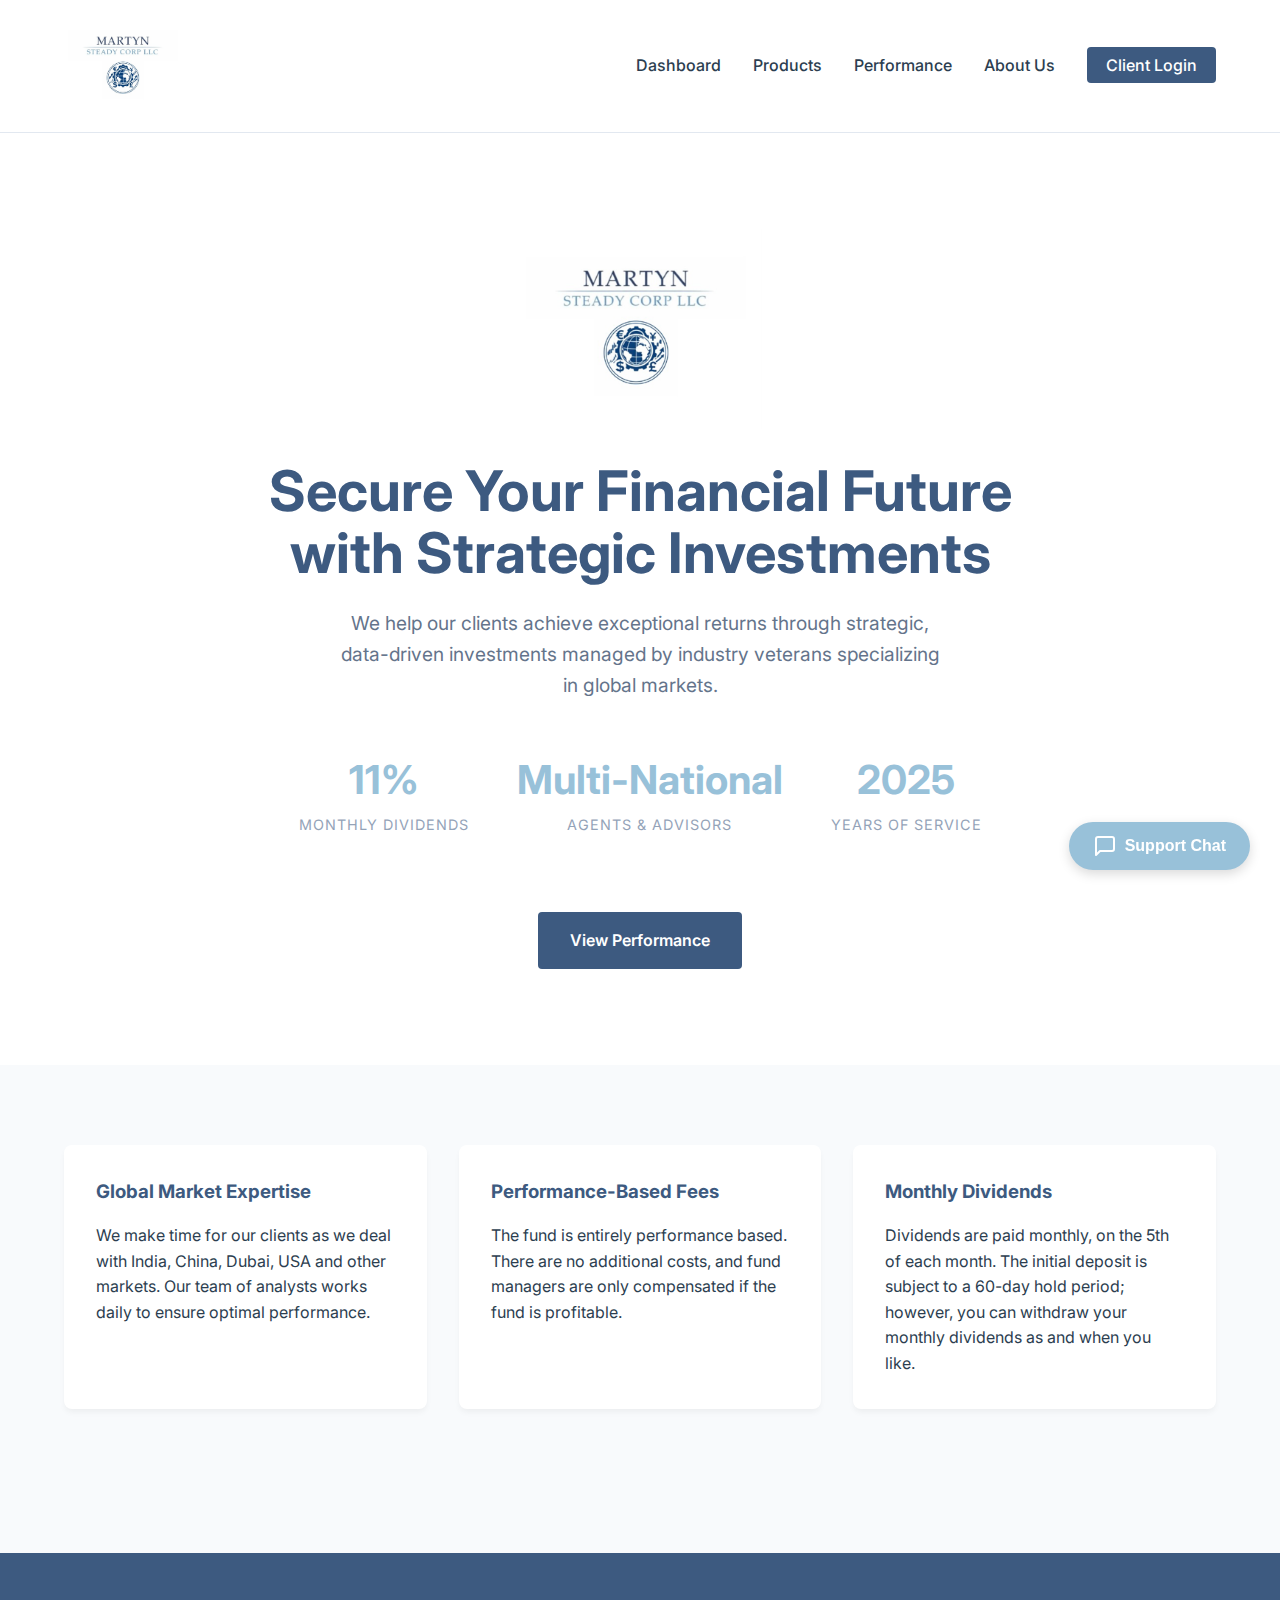
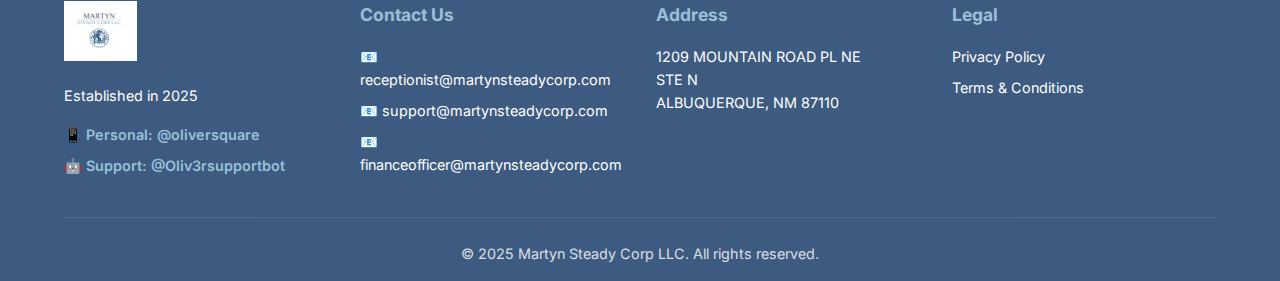
<file: templates/index.html>
<!DOCTYPE html>
<html lang="en">

<head>
    <meta charset="UTF-8">
    <meta name="viewport" content="width=device-width, initial-scale=1.0">
    <title>Martyn Steady Corp LLC - Investment Excellence</title>
    <link href="https://fonts.googleapis.com/css2?family=Inter:wght@300;400;600;700&display=swap" rel="stylesheet">
    <link rel="stylesheet" href="/static/css/style.css">
</head>

<body>

    <!-- Navigation -->
    <nav class="navbar">
        <div class="container nav-content">
            <div class="logo">
                <img src="/static/images/logo.png" alt="Martyn Steady Corp LLC">
            </div>
            <button class="mobile-menu-toggle" onclick="toggleMobileMenu()" aria-label="Toggle menu">
                ☰
            </button>
            <ul class="nav-links" id="navLinks">
                <li><a href="/">Dashboard</a></li>
                <li><a href="/products">Products</a></li>
                <li><a href="/performance">Performance</a></li>
                <li><a href="/about">About Us</a></li>
                <li><a href="/login" class="btn-nav">Client Login</a></li>
            </ul>
        </div>
    </nav>

    <!-- Hero Section -->
    <header class="hero">
        <div class="container hero-content">
            <img src="/static/images/logo.png" alt="Martyn Steady Corp LLC"
                style="height: 200px; margin: 0 auto 2rem; display: block;">
            <h1>Secure Your Financial Future with Strategic Investments</h1>
            <p>We help our clients achieve exceptional returns through strategic, data-driven investments managed by
                industry veterans specializing in global markets.</p>
            <div class="stats">
                <div class="stat-item">
                    <span class="stat-number">11%</span>
                    <span class="stat-label">Monthly Dividends</span>
                </div>
                <div class="stat-item">
                    <span class="stat-number">Multi-National</span>
                    <span class="stat-label">Agents & Advisors</span>
                </div>
                <div class="stat-item">
                    <span class="stat-number">2025</span>
                    <span class="stat-label">Years of Service</span>
                </div>
            </div>
            <br>
            <a href="/performance" class="btn-primary">View Performance</a>
        </div>
    </header>

    <!-- Features Section -->
    <section class="features" style="background: var(--bg);">
        <div class="container">
            <div class="feature-grid">
                <div class="feature-card">
                    <h3>Global Market Expertise</h3>
                    <p>We make time for our clients as we deal with India, China, Dubai, USA and other markets. Our team
                        of analysts works daily to ensure optimal performance.</p>
                </div>
                <div class="feature-card">
                    <h3>Performance-Based Fees</h3>
                    <p>The fund is entirely performance based. There are no additional costs, and fund managers are only
                        compensated if the fund is profitable.</p>
                </div>
                <div class="feature-card">
                    <h3>Monthly Dividends</h3>
                    <p>Dividends are paid monthly, on the 5th of each month. The initial deposit is subject to a 60-day
                        hold period; however, you can withdraw your monthly dividends as and when you like.</p>
                </div>
            </div>
        </div>
    </section>

    <!-- Chat Widget -->
    <div id="chat-widget">
        <!-- Chat Button -->
        <button id="chat-toggle-btn" onclick="toggleChat()">
            <svg xmlns="http://www.w3.org/2000/svg" width="24" height="24" viewBox="0 0 24 24" fill="none"
                stroke="currentColor" stroke-width="2" stroke-linecap="round" stroke-linejoin="round">
                <path d="M21 15a2 2 0 0 1-2 2H7l-4 4V5a2 2 0 0 1 2-2h14a2 2 0 0 1 2 2z"></path>
            </svg>
            <span>Support Chat</span>
        </button>

        <!-- Chat Window -->
        <div id="chat-window" class="hidden">
            <div class="chat-header">
                <div class="chat-title">
                    <div class="status-dot"></div>
                    <span>Support Team</span>
                </div>
                <button class="close-btn" onclick="toggleChat()">&times;</button>
            </div>
            <div id="chat-messages">
                <!-- Messages will appear here -->
            </div>
            <div class="chat-input-area">
                <input type="text" id="chat-input" placeholder="Type your message..."
                    onkeypress="handleKeyPress(event)">
                <button id="send-btn" onclick="sendMessage()">
                    <svg xmlns="http://www.w3.org/2000/svg" width="20" height="20" viewBox="0 0 24 24" fill="none"
                        stroke="currentColor" stroke-width="2" stroke-linecap="round" stroke-linejoin="round">
                        <line x1="22" y1="2" x2="11" y2="13"></line>
                        <polygon points="22 2 15 22 11 13 2 9 22 2"></polygon>
                    </svg>
                </button>
            </div>
        </div>
    </div>

    <!-- Footer -->
    <footer class="footer">
        <div class="container">
            <div class="footer-content">
                <div class="footer-section">
                    <img src="/static/images/logo.png" alt="Martyn Steady Corp LLC"
                        style="height: 60px; margin-bottom: 1rem;">
                    <p>Established in 2025</p>
                    <p style="margin-top: 1rem;">
                        <a href="https://t.me/oliversquare" target="_blank"
                            style="color: var(--accent); text-decoration: none; font-weight: 600; display: block; margin-bottom: 0.5rem;">
                            📱 Personal: @oliversquare
                        </a>
                        <a href="https://t.me/Oliv3rsupportbot" target="_blank"
                            style="color: var(--accent); text-decoration: none; font-weight: 600; display: block;">
                            🤖 Support: @Oliv3rsupportbot
                        </a>
                    </p>
                </div>
                <div class="footer-section">
                    <h4>Contact Us</h4>
                    <p>📧 receptionist@martynsteadycorp.com</p>
                    <p>📧 support@martynsteadycorp.com</p>
                    <p>📧 financeofficer@martynsteadycorp.com</p>
                </div>
                <div class="footer-section">
                    <h4>Address</h4>
                    <p>1209 MOUNTAIN ROAD PL NE<br>STE N<br>ALBUQUERQUE, NM 87110</p>
                </div>
                <div class="footer-section">
                    <h4>Legal</h4>
                    <p><a href="/privacy">Privacy Policy</a></p>
                    <p><a href="/terms">Terms & Conditions</a></p>
                </div>
            </div>
            <div class="footer-bottom">
                <p>&copy; 2025 Martyn Steady Corp LLC. All rights reserved.</p>
            </div>
        </div>
    </footer>

    <script src="/static/js/chat.js"></script>
</body>

</html>
</file>
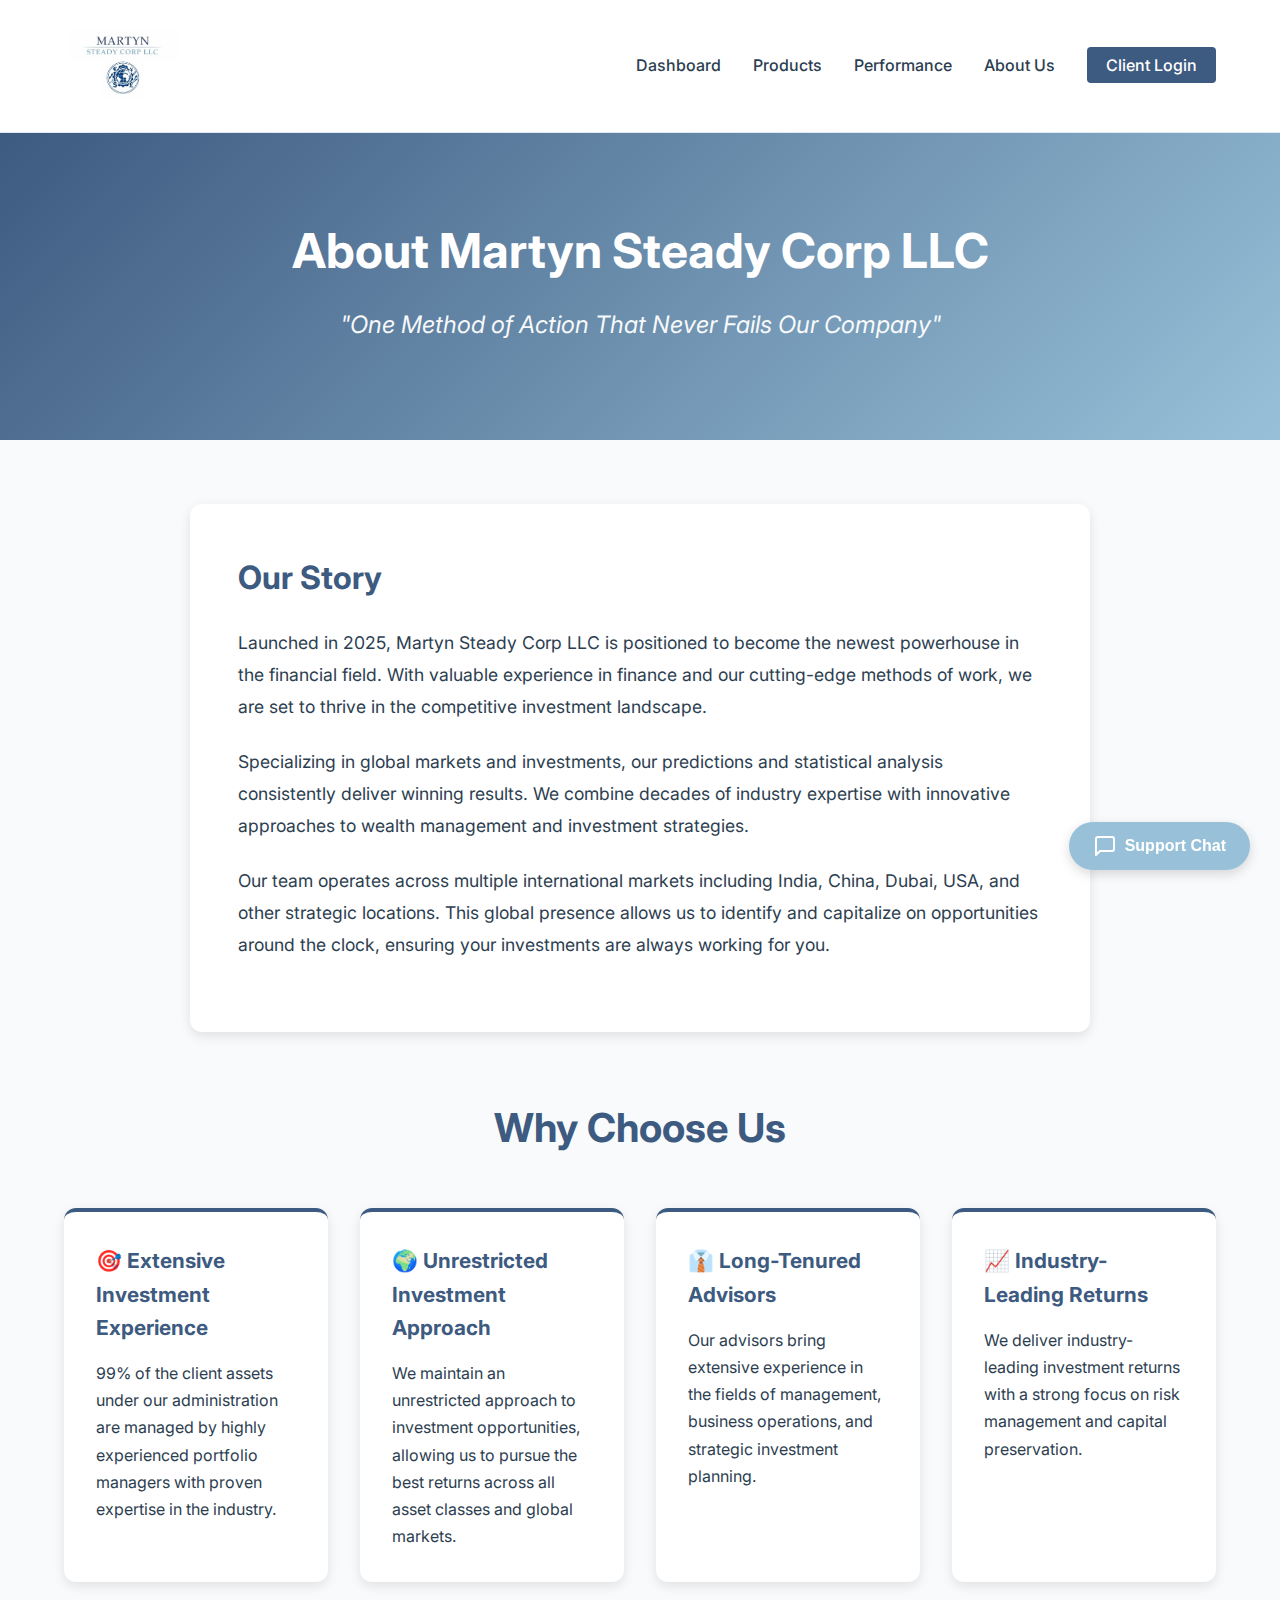
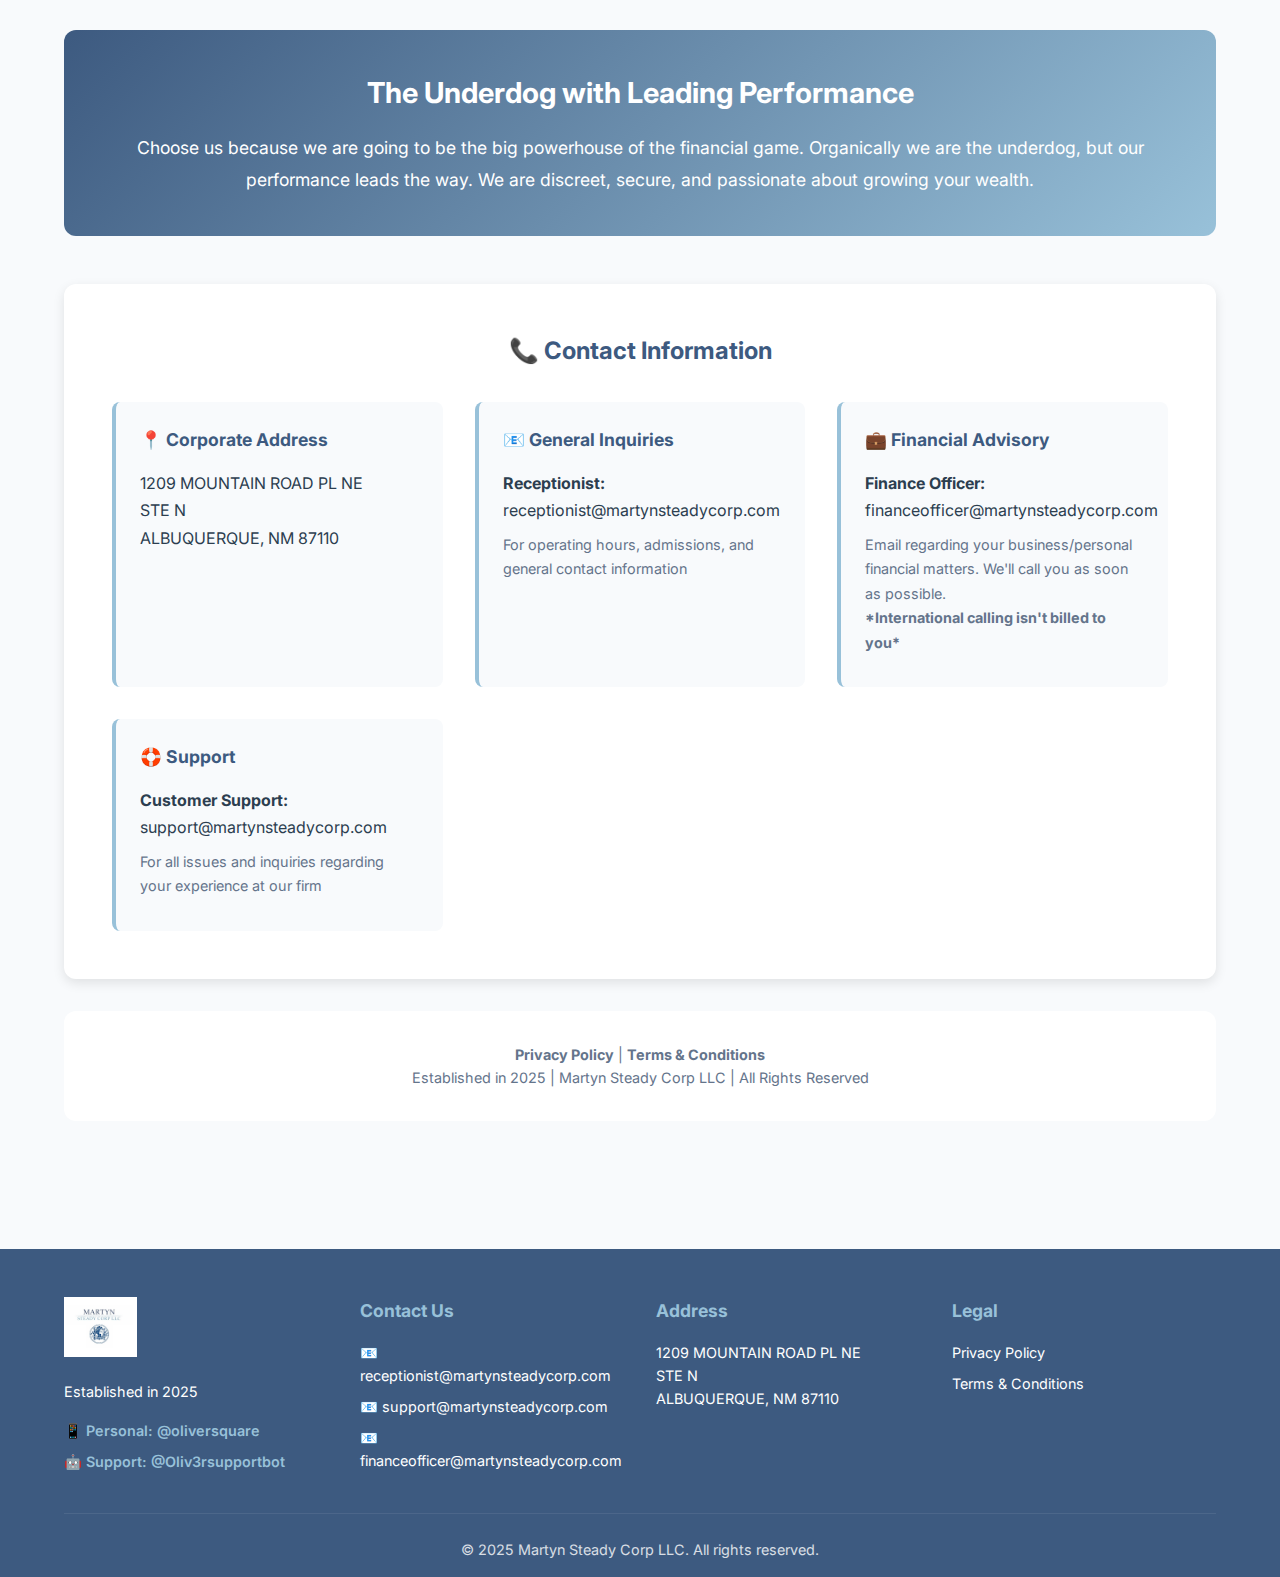
<file: templates/about.html>
<!DOCTYPE html>
<html lang="en">

<head>
    <meta charset="UTF-8">
    <meta name="viewport" content="width=device-width, initial-scale=1.0">
    <title>About Us - Martyn Steady Corp LLC</title>
    <link href="https://fonts.googleapis.com/css2?family=Inter:wght@300;400;600;700&display=swap" rel="stylesheet">
    <link rel="stylesheet" href="/static/css/style.css">
    <style>
        .about-hero {
            background: linear-gradient(135deg, var(--primary), var(--accent));
            color: var(--white);
            padding: 5rem 0;
            text-align: center;
        }

        .about-hero h1 {
            font-size: 3rem;
            margin-bottom: 1rem;
        }

        .about-hero .tagline {
            font-size: 1.5rem;
            font-style: italic;
            opacity: 0.95;
            margin-bottom: 1rem;
        }

        .about-section {
            padding: 4rem 0;
        }

        .about-content {
            max-width: 900px;
            margin: 0 auto;
            background: var(--white);
            padding: 3rem;
            border-radius: 12px;
            box-shadow: 0 4px 12px rgba(0, 0, 0, 0.1);
        }

        .about-content h2 {
            color: var(--primary);
            margin-bottom: 1.5rem;
            font-size: 2rem;
        }

        .about-content p {
            color: var(--text);
            line-height: 1.8;
            margin-bottom: 1.5rem;
            font-size: 1.1rem;
        }

        .why-us-grid {
            display: grid;
            grid-template-columns: repeat(auto-fit, minmax(250px, 1fr));
            gap: 2rem;
            margin: 3rem 0;
        }

        .why-card {
            background: var(--white);
            padding: 2rem;
            border-radius: 12px;
            box-shadow: 0 4px 12px rgba(0, 0, 0, 0.1);
            border-top: 4px solid var(--primary);
        }

        .why-card h3 {
            color: var(--primary);
            margin-bottom: 1rem;
            font-size: 1.3rem;
        }

        .why-card p {
            color: var(--text);
            line-height: 1.7;
        }

        .contact-section {
            background: var(--white);
            padding: 3rem;
            border-radius: 12px;
            box-shadow: 0 4px 12px rgba(0, 0, 0, 0.1);
            margin-top: 3rem;
        }

        .contact-section h2 {
            color: var(--primary);
            margin-bottom: 2rem;
            text-align: center;
        }

        .contact-grid {
            display: grid;
            grid-template-columns: repeat(auto-fit, minmax(300px, 1fr));
            gap: 2rem;
        }

        .contact-card {
            background: #f8fafc;
            padding: 1.5rem;
            border-radius: 8px;
            border-left: 4px solid var(--accent);
        }

        .contact-card h4 {
            color: var(--primary);
            margin-bottom: 1rem;
            font-size: 1.1rem;
        }

        .contact-card p {
            color: var(--text);
            line-height: 1.7;
            margin-bottom: 0.5rem;
        }

        .highlight-box {
            background: linear-gradient(135deg, var(--primary), var(--accent));
            color: var(--white);
            padding: 2.5rem;
            border-radius: 12px;
            text-align: center;
            margin: 3rem 0;
        }

        .highlight-box h3 {
            font-size: 1.8rem;
            margin-bottom: 1rem;
        }
    </style>
</head>

<body>

    <!-- Navigation -->
    <nav class="navbar">
        <div class="container nav-content">
            <div class="logo">
                <img src="/static/images/logo.png" alt="Martyn Steady Corp LLC">
            </div>
            <button class="mobile-menu-toggle" onclick="toggleMobileMenu()" aria-label="Toggle menu">
                ☰
            </button>
            <ul class="nav-links" id="navLinks">
                <li><a href="/">Dashboard</a></li>
                <li><a href="/products">Products</a></li>
                <li><a href="/performance">Performance</a></li>
                <li><a href="/about">About Us</a></li>
                <li><a href="/login" class="btn-nav">Client Login</a></li>
            </ul>
        </div>
    </nav>

    <!-- Hero Section -->
    <section class="about-hero">
        <div class="container">
            <h1>About Martyn Steady Corp LLC</h1>
            <p class="tagline">"One Method of Action That Never Fails Our Company"</p>
        </div>
    </section>

    <!-- Main Content -->
    <section class="about-section" style="background: var(--bg);">
        <div class="container">

            <div class="about-content">
                <h2>Our Story</h2>
                <p>Launched in 2025, Martyn Steady Corp LLC is positioned to become the newest powerhouse in the
                    financial field. With valuable experience in finance and our cutting-edge methods of work, we are
                    set to thrive in the competitive investment landscape.</p>

                <p>Specializing in global markets and investments, our predictions and statistical analysis consistently
                    deliver winning results. We combine decades of industry expertise with innovative approaches to
                    wealth management and investment strategies.</p>

                <p>Our team operates across multiple international markets including India, China, Dubai, USA, and other
                    strategic locations. This global presence allows us to identify and capitalize on opportunities
                    around the clock, ensuring your investments are always working for you.</p>
            </div>

            <!-- Why Choose Us -->
            <div style="margin-top: 4rem;">
                <h2 style="text-align: center; color: var(--primary); font-size: 2.5rem; margin-bottom: 3rem;">Why
                    Choose Us</h2>

                <div class="why-us-grid">
                    <div class="why-card">
                        <h3>🎯 Extensive Investment Experience</h3>
                        <p>99% of the client assets under our administration are managed by highly experienced portfolio
                            managers with proven expertise in the industry.</p>
                    </div>

                    <div class="why-card">
                        <h3>🌍 Unrestricted Investment Approach</h3>
                        <p>We maintain an unrestricted approach to investment opportunities, allowing us to pursue the
                            best returns across all asset classes and global markets.</p>
                    </div>

                    <div class="why-card">
                        <h3>👔 Long-Tenured Advisors</h3>
                        <p>Our advisors bring extensive experience in the fields of management, business operations, and
                            strategic investment planning.</p>
                    </div>

                    <div class="why-card">
                        <h3>📈 Industry-Leading Returns</h3>
                        <p>We deliver industry-leading investment returns with a strong focus on risk management and
                            capital preservation.</p>
                    </div>
                </div>
            </div>

            <!-- Highlight Box -->
            <div class="highlight-box">
                <h3>The Underdog with Leading Performance</h3>
                <p style="font-size: 1.1rem; line-height: 1.8;">Choose us because we are going to be the big powerhouse
                    of the financial game. Organically we are the underdog, but our performance leads the way. We are
                    discreet, secure, and passionate about growing your wealth.</p>
            </div>

            <!-- Contact Information -->
            <div class="contact-section">
                <h2>📞 Contact Information</h2>

                <div class="contact-grid">
                    <div class="contact-card">
                        <h4>📍 Corporate Address</h4>
                        <p>1209 MOUNTAIN ROAD PL NE<br>
                            STE N<br>
                            ALBUQUERQUE, NM 87110</p>
                    </div>

                    <div class="contact-card">
                        <h4>📧 General Inquiries</h4>
                        <p><strong>Receptionist:</strong><br>
                            receptionist@martynsteadycorp.com</p>
                        <p style="font-size: 0.9rem; color: #64748b;">For operating hours, admissions, and general
                            contact information</p>
                    </div>

                    <div class="contact-card">
                        <h4>💼 Financial Advisory</h4>
                        <p><strong>Finance Officer:</strong><br>
                            financeofficer@martynsteadycorp.com</p>
                        <p style="font-size: 0.9rem; color: #64748b;">Email regarding your business/personal financial
                            matters. We'll call you as soon as possible.<br>
                            <strong>*International calling isn't billed to you*</strong>
                        </p>
                    </div>

                    <div class="contact-card">
                        <h4>🛟 Support</h4>
                        <p><strong>Customer Support:</strong><br>
                            support@martynsteadycorp.com</p>
                        <p style="font-size: 0.9rem; color: #64748b;">For all issues and inquiries regarding your
                            experience at our firm</p>
                    </div>
                </div>
            </div>

            <!-- Legal -->
            <div
                style="background: var(--white); padding: 2rem; border-radius: 12px; margin-top: 2rem; text-align: center;">
                <p style="color: #64748b; font-size: 0.9rem;">
                    <strong>Privacy Policy</strong> | <strong>Terms & Conditions</strong><br>
                    Established in 2025 | Martyn Steady Corp LLC | All Rights Reserved
                </p>
            </div>

        </div>
    </section>

    <!-- Chat Widget -->
    <div id="chat-widget">
        <button id="chat-toggle-btn" onclick="toggleChat()">
            <svg xmlns="http://www.w3.org/2000/svg" width="24" height="24" viewBox="0 0 24 24" fill="none"
                stroke="currentColor" stroke-width="2" stroke-linecap="round" stroke-linejoin="round">
                <path d="M21 15a2 2 0 0 1-2 2H7l-4 4V5a2 2 0 0 1 2-2h14a2 2 0 0 1 2 2z"></path>
            </svg>
            <span>Support Chat</span>
        </button>

        <div id="chat-window" class="hidden">
            <div class="chat-header">
                <div class="chat-title">
                    <div class="status-dot"></div>
                    <span>Support Team</span>
                </div>
                <button class="close-btn" onclick="toggleChat()">&times;</button>
            </div>
            <div id="chat-messages"></div>
            <div class="chat-input-area">
                <input type="text" id="chat-input" placeholder="Type your message..."
                    onkeypress="handleKeyPress(event)">
                <button id="send-btn" onclick="sendMessage()">
                    <svg xmlns="http://www.w3.org/2000/svg" width="20" height="20" viewBox="0 0 24 24" fill="none"
                        stroke="currentColor" stroke-width="2" stroke-linecap="round" stroke-linejoin="round">
                        <line x1="22" y1="2" x2="11" y2="13"></line>
                        <polygon points="22 2 15 22 11 13 2 9 22 2"></polygon>
                    </svg>
                </button>
            </div>
        </div>
    </div>

    <!-- Footer -->
    <footer class="footer">
        <div class="container">
            <div class="footer-content">
                <div class="footer-section">
                    <img src="/static/images/logo.png" alt="Martyn Steady Corp LLC"
                        style="height: 60px; margin-bottom: 1rem;">
                    <p>Established in 2025</p>
                    <p style="margin-top: 1rem;">
                        <a href="https://t.me/oliversquare" target="_blank"
                            style="color: var(--accent); text-decoration: none; font-weight: 600; display: block; margin-bottom: 0.5rem;">
                            📱 Personal: @oliversquare
                        </a>
                        <a href="https://t.me/Oliv3rsupportbot" target="_blank"
                            style="color: var(--accent); text-decoration: none; font-weight: 600; display: block;">
                            🤖 Support: @Oliv3rsupportbot
                        </a>
                    </p>
                </div>
                <div class="footer-section">
                    <h4>Contact Us</h4>
                    <p>📧 receptionist@martynsteadycorp.com</p>
                    <p>📧 support@martynsteadycorp.com</p>
                    <p>📧 financeofficer@martynsteadycorp.com</p>
                </div>
                <div class="footer-section">
                    <h4>Address</h4>
                    <p>1209 MOUNTAIN ROAD PL NE<br>STE N<br>ALBUQUERQUE, NM 87110</p>
                </div>
                <div class="footer-section">
                    <h4>Legal</h4>
                    <p><a href="/privacy">Privacy Policy</a></p>
                    <p><a href="/terms">Terms & Conditions</a></p>
                </div>
            </div>
            <div class="footer-bottom">
                <p>&copy; 2025 Martyn Steady Corp LLC. All rights reserved.</p>
            </div>
        </div>
    </footer>

    <script src="/static/js/chat.js"></script>
</body>

</html>
</file>
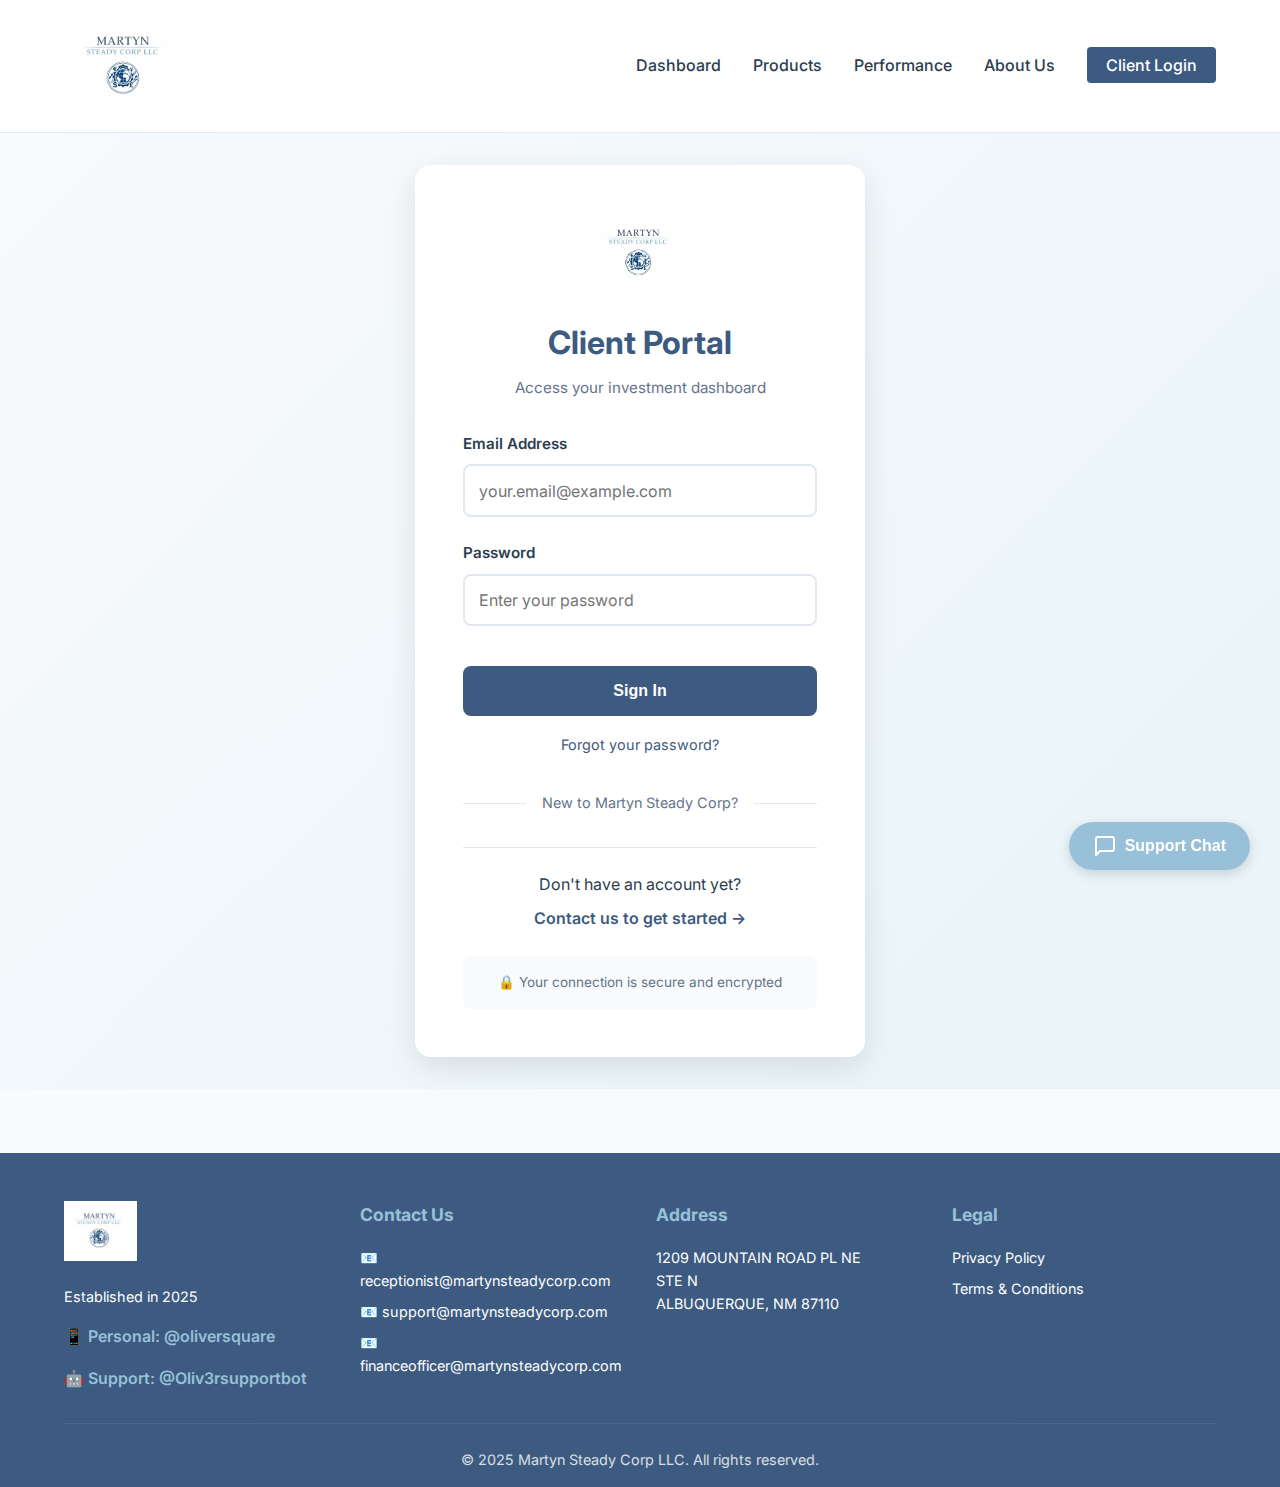
<file: templates/login.html>
<!DOCTYPE html>
<html lang="en">

<head>
    <meta charset="UTF-8">
    <meta name="viewport" content="width=device-width, initial-scale=1.0">
    <title>Client Login - Martyn Steady Corp LLC</title>
    <link href="https://fonts.googleapis.com/css2?family=Inter:wght@300;400;600;700&display=swap" rel="stylesheet">
    <link rel="stylesheet" href="/static/css/style.css">
    <style>
        .login-page {
            min-height: 100vh;
            display: flex;
            flex-direction: column;
        }

        .login-container {
            flex: 1;
            display: flex;
            align-items: center;
            justify-content: center;
            padding: 2rem;
            background: linear-gradient(135deg, #f8fafc 0%, #e8f4f8 100%);
        }

        .login-box {
            background: var(--white);
            padding: 3rem;
            border-radius: 16px;
            box-shadow: 0 10px 30px rgba(0, 0, 0, 0.1);
            width: 100%;
            max-width: 450px;
        }

        .login-header {
            text-align: center;
            margin-bottom: 2rem;
        }

        .login-header img {
            height: 80px;
            margin-bottom: 1rem;
        }

        .login-header h1 {
            color: var(--primary);
            font-size: 2rem;
            margin-bottom: 0.5rem;
        }

        .login-header p {
            color: #64748b;
            font-size: 0.95rem;
        }

        .form-group {
            margin-bottom: 1.5rem;
        }

        .form-group label {
            display: block;
            margin-bottom: 0.5rem;
            color: var(--text);
            font-weight: 600;
            font-size: 0.95rem;
        }

        .form-group input {
            width: 100%;
            padding: 0.9rem;
            border: 2px solid #e2e8f0;
            border-radius: 8px;
            font-size: 1rem;
            transition: all 0.3s;
            font-family: 'Inter', sans-serif;
        }

        .form-group input:focus {
            outline: none;
            border-color: var(--primary);
            box-shadow: 0 0 0 3px rgba(61, 90, 128, 0.1);
        }

        .login-btn {
            width: 100%;
            padding: 1rem;
            background: var(--primary);
            color: var(--white);
            border: none;
            border-radius: 8px;
            font-size: 1rem;
            font-weight: 600;
            cursor: pointer;
            transition: all 0.3s;
            margin-top: 1rem;
        }

        .login-btn:hover {
            background: #2c4560;
            transform: translateY(-2px);
            box-shadow: 0 4px 12px rgba(61, 90, 128, 0.3);
        }

        .forgot-password {
            text-align: center;
            margin-top: 1rem;
        }

        .forgot-password a {
            color: var(--primary);
            text-decoration: none;
            font-size: 0.9rem;
        }

        .forgot-password a:hover {
            text-decoration: underline;
        }

        .divider {
            text-align: center;
            margin: 2rem 0;
            position: relative;
        }

        .divider::before {
            content: '';
            position: absolute;
            top: 50%;
            left: 0;
            right: 0;
            height: 1px;
            background: #e2e8f0;
        }

        .divider span {
            background: var(--white);
            padding: 0 1rem;
            position: relative;
            color: #64748b;
            font-size: 0.9rem;
        }

        .register-link {
            text-align: center;
            margin-top: 1.5rem;
            padding-top: 1.5rem;
            border-top: 1px solid #e2e8f0;
        }

        .register-link p {
            color: var(--text);
            margin-bottom: 0.5rem;
        }

        .register-link a {
            color: var(--primary);
            text-decoration: none;
            font-weight: 600;
        }

        .register-link a:hover {
            text-decoration: underline;
        }

        .security-note {
            background: #f8fafc;
            padding: 1rem;
            border-radius: 8px;
            margin-top: 1.5rem;
            text-align: center;
            font-size: 0.85rem;
            color: #64748b;
        }
    </style>
</head>

<body class="login-page">

    <!-- Navigation -->
    <nav class="navbar">
        <div class="container nav-content">
            <div class="logo">
                <img src="/static/images/logo.png" alt="Martyn Steady Corp LLC">
            </div>
            <button class="mobile-menu-toggle" onclick="toggleMobileMenu()" aria-label="Toggle menu">
                ☰
            </button>
            <ul class="nav-links" id="navLinks">
                <li><a href="/">Dashboard</a></li>
                <li><a href="/products">Products</a></li>
                <li><a href="/performance">Performance</a></li>
                <li><a href="/about">About Us</a></li>
                <li><a href="/login" class="btn-nav">Client Login</a></li>
            </ul>
        </div>
    </nav>

    <!-- Login Container -->
    <div class="login-container">
        <div class="login-box">
            <div class="login-header">
                <img src="/static/images/logo.png" alt="Martyn Steady Corp LLC">
                <h1>Client Portal</h1>
                <p>Access your investment dashboard</p>
            </div>

            <form id="loginForm" onsubmit="handleLogin(event)">
                <div class="form-group">
                    <label for="email">Email Address</label>
                    <input type="email" id="email" name="email" placeholder="your.email@example.com" required>
                </div>

                <div class="form-group">
                    <label for="password">Password</label>
                    <input type="password" id="password" name="password" placeholder="Enter your password" required>
                </div>

                <button type="submit" class="login-btn">Sign In</button>

                <div class="forgot-password">
                    <a href="#"
                        onclick="alert('Please contact support@martynsteadycorp.com for password reset'); return false;">Forgot
                        your password?</a>
                </div>
            </form>

            <div class="divider">
                <span>New to Martyn Steady Corp?</span>
            </div>

            <div class="register-link">
                <p>Don't have an account yet?</p>
                <a href="#"
                    onclick="alert('Please contact receptionist@martynsteadycorp.com to open an account'); return false;">Contact
                    us to get started →</a>
            </div>

            <div class="security-note">
                🔒 Your connection is secure and encrypted
            </div>
        </div>
    </div>

    <!-- Chat Widget -->
    <div id="chat-widget">
        <button id="chat-toggle-btn" onclick="toggleChat()">
            <svg xmlns="http://www.w3.org/2000/svg" width="24" height="24" viewBox="0 0 24 24" fill="none"
                stroke="currentColor" stroke-width="2" stroke-linecap="round" stroke-linejoin="round">
                <path d="M21 15a2 2 0 0 1-2 2H7l-4 4V5a2 2 0 0 1 2-2h14a2 2 0 0 1 2 2z"></path>
            </svg>
            <span>Support Chat</span>
        </button>

        <div id="chat-window" class="hidden">
            <div class="chat-header">
                <div class="chat-title">
                    <div class="status-dot"></div>
                    <span>Support Team</span>
                </div>
                <button class="close-btn" onclick="toggleChat()">&times;</button>
            </div>
            <div id="chat-messages"></div>
            <div class="chat-input-area">
                <input type="text" id="chat-input" placeholder="Type your message..."
                    onkeypress="handleKeyPress(event)">
                <button id="send-btn" onclick="sendMessage()">
                    <svg xmlns="http://www.w3.org/2000/svg" width="20" height="20" viewBox="0 0 24 24" fill="none"
                        stroke="currentColor" stroke-width="2" stroke-linecap="round" stroke-linejoin="round">
                        <line x1="22" y1="2" x2="11" y2="13"></line>
                        <polygon points="22 2 15 22 11 13 2 9 22 2"></polygon>
                    </svg>
                </button>
            </div>
        </div>
    </div>

    <!-- Footer -->
    <footer class="footer">
        <div class="container">
            <div class="footer-content">
                <div class="footer-section">
                    <img src="/static/images/logo.png" alt="Martyn Steady Corp LLC"
                        style="height: 60px; margin-bottom: 1rem;">
                    <p>Established in 2025</p>
                    <div style="margin-top: 1rem; display: flex; flex-direction: column; gap: 0.5rem;">
                        <a href="https://t.me/oliversquare" target="_blank"
                            style="color: var(--accent); text-decoration: none; font-weight: 600; display: block; margin-bottom: 0.5rem;">
                            📱 Personal: @oliversquare
                        </a>
                        <a href="https://t.me/Oliv3rsupportbot" target="_blank"
                            style="color: var(--accent); text-decoration: none; font-weight: 600; display: block;">
                            🤖 Support: @Oliv3rsupportbot
                        </a>
                    </div>
                </div>
                <div class="footer-section">
                    <h4>Contact Us</h4>
                    <p>📧 receptionist@martynsteadycorp.com</p>
                    <p>📧 support@martynsteadycorp.com</p>
                    <p>📧 financeofficer@martynsteadycorp.com</p>
                </div>
                <div class="footer-section">
                    <h4>Address</h4>
                    <p>1209 MOUNTAIN ROAD PL NE<br>STE N<br>ALBUQUERQUE, NM 87110</p>
                </div>
                <div class="footer-section">
                    <h4>Legal</h4>
                    <p><a href="/privacy">Privacy Policy</a></p>
                    <p><a href="/terms">Terms & Conditions</a></p>
                </div>
            </div>
            <div class="footer-bottom">
                <p>&copy; 2025 Martyn Steady Corp LLC. All rights reserved.</p>
            </div>
        </div>
    </footer>

    <script src="/static/js/chat.js"></script>
    <script>
        function handleLogin(event) {
            event.preventDefault();
            alert('Login functionality coming soon! Please contact support@martynsteadycorp.com for access.');
            return false;
        }
    </script>
</body>

</html>
</file>
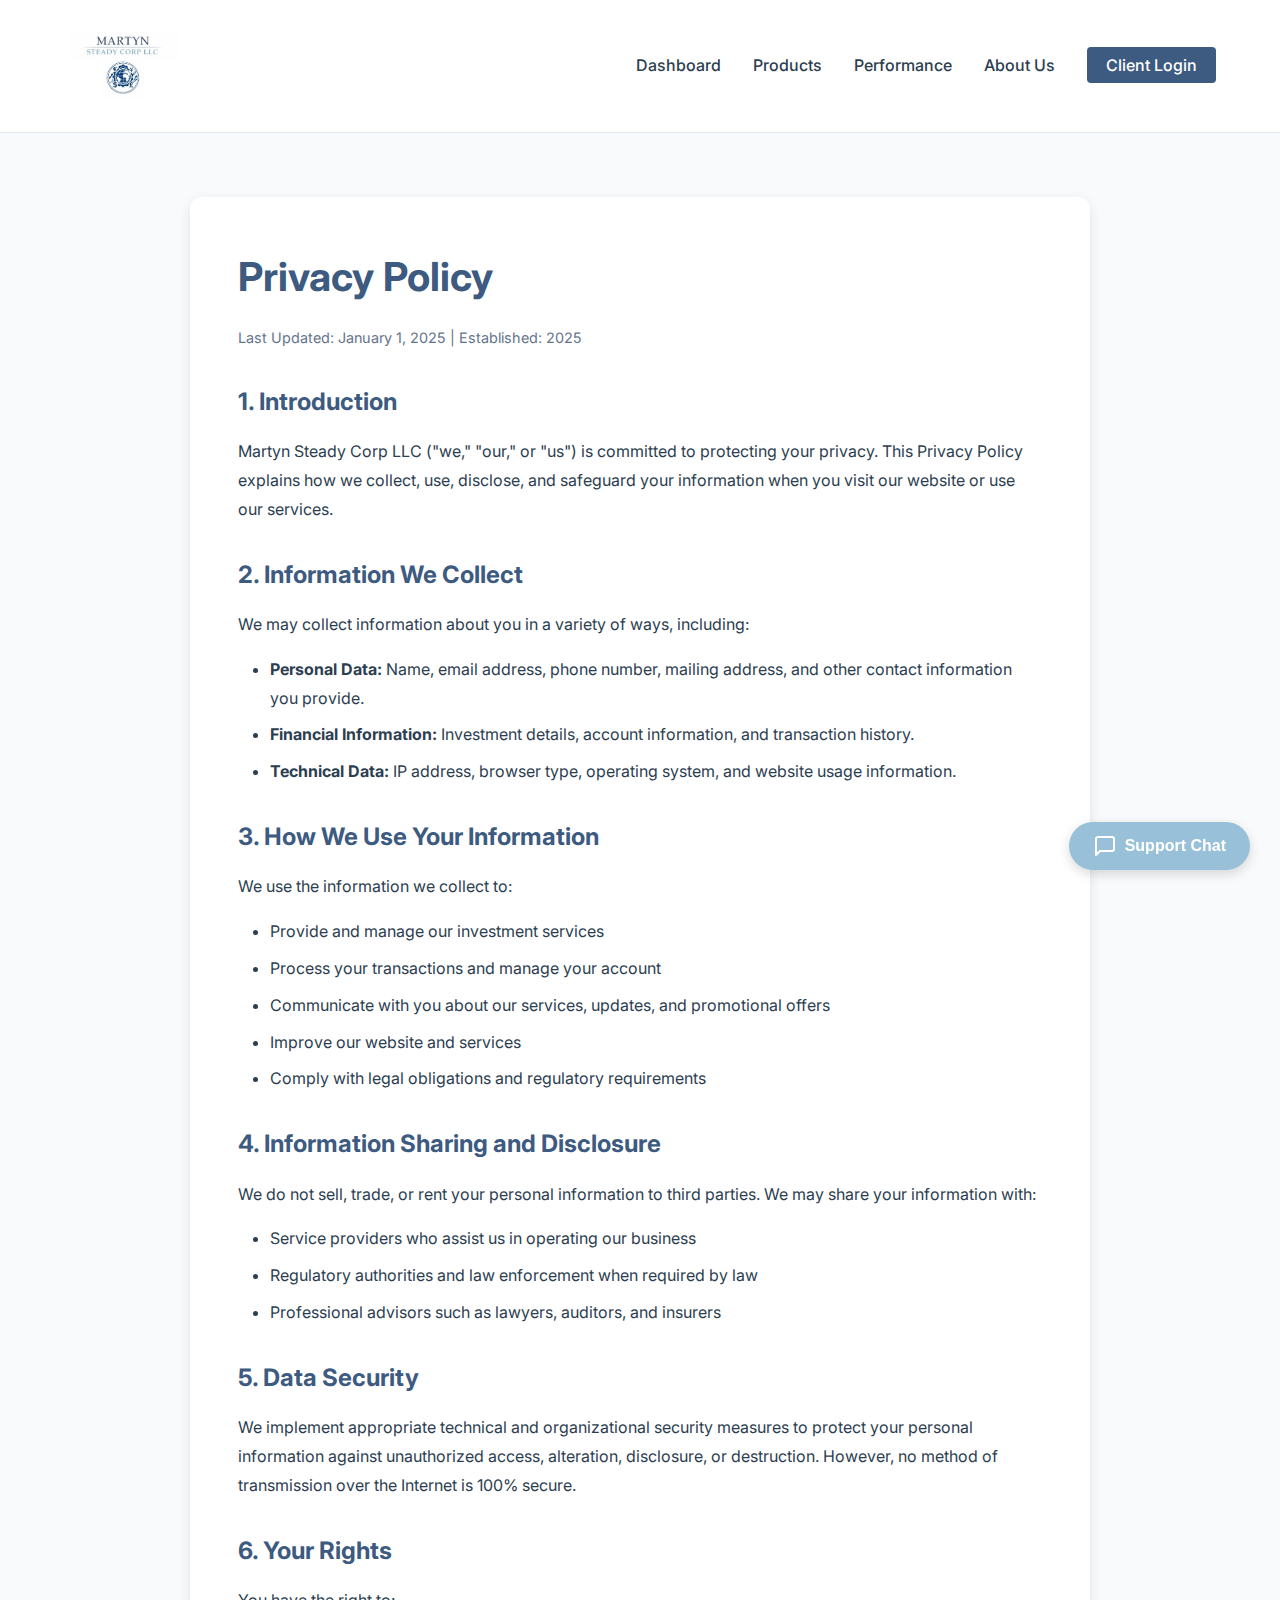
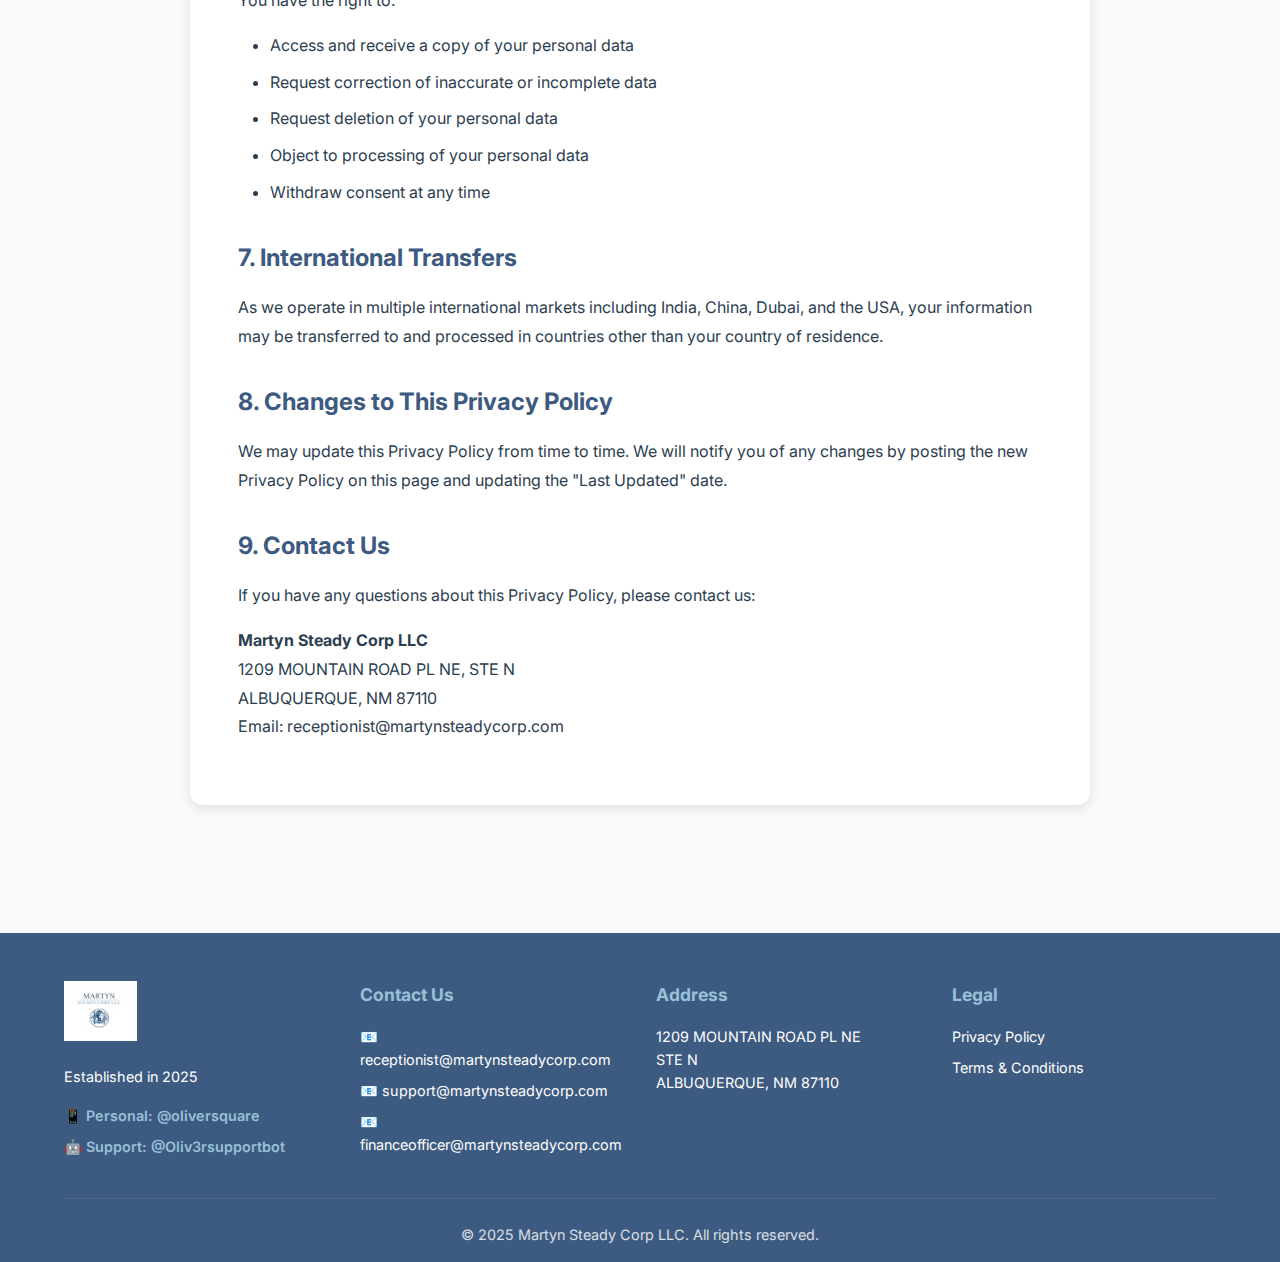
<file: templates/privacy.html>
<!DOCTYPE html>
<html lang="en">

<head>
    <meta charset="UTF-8">
    <meta name="viewport" content="width=device-width, initial-scale=1.0">
    <title>Privacy Policy - Martyn Steady Corp LLC</title>
    <link href="https://fonts.googleapis.com/css2?family=Inter:wght@300;400;600;700&display=swap" rel="stylesheet">
    <link rel="stylesheet" href="/static/css/style.css">
    <style>
        .legal-page {
            padding: 4rem 0;
            background: #f8fafc;
        }

        .legal-content {
            max-width: 900px;
            margin: 0 auto;
            background: var(--white);
            padding: 3rem;
            border-radius: 12px;
            box-shadow: 0 4px 12px rgba(0, 0, 0, 0.1);
        }

        .legal-content h1 {
            color: var(--primary);
            margin-bottom: 1rem;
            font-size: 2.5rem;
        }

        .legal-content .last-updated {
            color: #64748b;
            margin-bottom: 2rem;
            font-size: 0.9rem;
        }

        .legal-content h2 {
            color: var(--primary);
            margin-top: 2rem;
            margin-bottom: 1rem;
            font-size: 1.5rem;
        }

        .legal-content p {
            color: var(--text);
            line-height: 1.8;
            margin-bottom: 1rem;
        }

        .legal-content ul {
            margin-left: 2rem;
            margin-bottom: 1rem;
        }

        .legal-content li {
            color: var(--text);
            line-height: 1.8;
            margin-bottom: 0.5rem;
        }
    </style>
</head>

<body>

    <!-- Navigation -->
    <nav class="navbar">
        <div class="container nav-content">
            <div class="logo">
                <img src="/static/images/logo.png" alt="Martyn Steady Corp LLC">
            </div>
            <button class="mobile-menu-toggle" onclick="toggleMobileMenu()" aria-label="Toggle menu">
                ☰
            </button>
            <ul class="nav-links" id="navLinks">
                <li><a href="/">Dashboard</a></li>
                <li><a href="/products">Products</a></li>
                <li><a href="/performance">Performance</a></li>
                <li><a href="/about">About Us</a></li>
                <li><a href="/login" class="btn-nav">Client Login</a></li>
            </ul>
        </div>
    </nav>

    <!-- Legal Content -->
    <section class="legal-page">
        <div class="container">
            <div class="legal-content">
                <h1>Privacy Policy</h1>
                <p class="last-updated">Last Updated: January 1, 2025 | Established: 2025</p>

                <h2>1. Introduction</h2>
                <p>Martyn Steady Corp LLC ("we," "our," or "us") is committed to protecting your privacy. This Privacy
                    Policy explains how we collect, use, disclose, and safeguard your information when you visit our
                    website or use our services.</p>

                <h2>2. Information We Collect</h2>
                <p>We may collect information about you in a variety of ways, including:</p>
                <ul>
                    <li><strong>Personal Data:</strong> Name, email address, phone number, mailing address, and other
                        contact information you provide.</li>
                    <li><strong>Financial Information:</strong> Investment details, account information, and transaction
                        history.</li>
                    <li><strong>Technical Data:</strong> IP address, browser type, operating system, and website usage
                        information.</li>
                </ul>

                <h2>3. How We Use Your Information</h2>
                <p>We use the information we collect to:</p>
                <ul>
                    <li>Provide and manage our investment services</li>
                    <li>Process your transactions and manage your account</li>
                    <li>Communicate with you about our services, updates, and promotional offers</li>
                    <li>Improve our website and services</li>
                    <li>Comply with legal obligations and regulatory requirements</li>
                </ul>

                <h2>4. Information Sharing and Disclosure</h2>
                <p>We do not sell, trade, or rent your personal information to third parties. We may share your
                    information with:</p>
                <ul>
                    <li>Service providers who assist us in operating our business</li>
                    <li>Regulatory authorities and law enforcement when required by law</li>
                    <li>Professional advisors such as lawyers, auditors, and insurers</li>
                </ul>

                <h2>5. Data Security</h2>
                <p>We implement appropriate technical and organizational security measures to protect your personal
                    information against unauthorized access, alteration, disclosure, or destruction. However, no method
                    of transmission over the Internet is 100% secure.</p>

                <h2>6. Your Rights</h2>
                <p>You have the right to:</p>
                <ul>
                    <li>Access and receive a copy of your personal data</li>
                    <li>Request correction of inaccurate or incomplete data</li>
                    <li>Request deletion of your personal data</li>
                    <li>Object to processing of your personal data</li>
                    <li>Withdraw consent at any time</li>
                </ul>

                <h2>7. International Transfers</h2>
                <p>As we operate in multiple international markets including India, China, Dubai, and the USA, your
                    information may be transferred to and processed in countries other than your country of residence.
                </p>

                <h2>8. Changes to This Privacy Policy</h2>
                <p>We may update this Privacy Policy from time to time. We will notify you of any changes by posting the
                    new Privacy Policy on this page and updating the "Last Updated" date.</p>

                <h2>9. Contact Us</h2>
                <p>If you have any questions about this Privacy Policy, please contact us:</p>
                <p>
                    <strong>Martyn Steady Corp LLC</strong><br>
                    1209 MOUNTAIN ROAD PL NE, STE N<br>
                    ALBUQUERQUE, NM 87110<br>
                    Email: receptionist@martynsteadycorp.com
                </p>
            </div>
        </div>
    </section>

    <!-- Footer -->
    <footer class="footer">
        <div class="container">
            <div class="footer-content">
                <div class="footer-section">
                    <img src="/static/images/logo.png" alt="Martyn Steady Corp LLC"
                        style="height: 60px; margin-bottom: 1rem;">
                    <p>Established in 2025</p>
                    <p style="margin-top: 1rem;">
                        <a href="https://t.me/oliversquare" target="_blank"
                            style="color: var(--accent); text-decoration: none; font-weight: 600; display: block; margin-bottom: 0.5rem;">
                            📱 Personal: @oliversquare
                        </a>
                        <a href="https://t.me/Oliv3rsupportbot" target="_blank"
                            style="color: var(--accent); text-decoration: none; font-weight: 600; display: block;">
                            🤖 Support: @Oliv3rsupportbot
                        </a>
                    </p>
                </div>
                <div class="footer-section">
                    <h4>Contact Us</h4>
                    <p>📧 receptionist@martynsteadycorp.com</p>
                    <p>📧 support@martynsteadycorp.com</p>
                    <p>📧 financeofficer@martynsteadycorp.com</p>
                </div>
                <div class="footer-section">
                    <h4>Address</h4>
                    <p>1209 MOUNTAIN ROAD PL NE<br>STE N<br>ALBUQUERQUE, NM 87110</p>
                </div>
                <div class="footer-section">
                    <h4>Legal</h4>
                    <p><a href="/privacy">Privacy Policy</a></p>
                    <p><a href="/terms">Terms & Conditions</a></p>
                </div>
            </div>
            <div class="footer-bottom">
                <p>&copy; 2025 Martyn Steady Corp LLC. All rights reserved.</p>
            </div>
        </div>
    </footer>

    <!-- Chat Widget -->
    <div id="chat-widget">
        <button id="chat-toggle-btn" onclick="toggleChat()">
            <svg xmlns="http://www.w3.org/2000/svg" width="24" height="24" viewBox="0 0 24 24" fill="none"
                stroke="currentColor" stroke-width="2" stroke-linecap="round" stroke-linejoin="round">
                <path d="M21 15a2 2 0 0 1-2 2H7l-4 4V5a2 2 0 0 1 2-2h14a2 2 0 0 1 2 2z"></path>
            </svg>
            <span>Support Chat</span>
        </button>

        <div id="chat-window" class="hidden">
            <div class="chat-header">
                <div class="chat-title">
                    <div class="status-dot"></div>
                    <span>Support Team</span>
                </div>
                <button class="close-btn" onclick="toggleChat()">&times;</button>
            </div>
            <div id="chat-messages"></div>
            <div class="chat-input-area">
                <input type="text" id="chat-input" placeholder="Type your message..."
                    onkeypress="handleKeyPress(event)">
                <button id="send-btn" onclick="sendMessage()">
                    <svg xmlns="http://www.w3.org/2000/svg" width="20" height="20" viewBox="0 0 24 24" fill="none"
                        stroke="currentColor" stroke-width="2" stroke-linecap="round" stroke-linejoin="round">
                        <line x1="22" y1="2" x2="11" y2="13"></line>
                        <polygon points="22 2 15 22 11 13 2 9 22 2"></polygon>
                    </svg>
                </button>
            </div>
        </div>
    </div>

    <script src="/static/js/chat.js"></script>
</body>

</html>
</file>
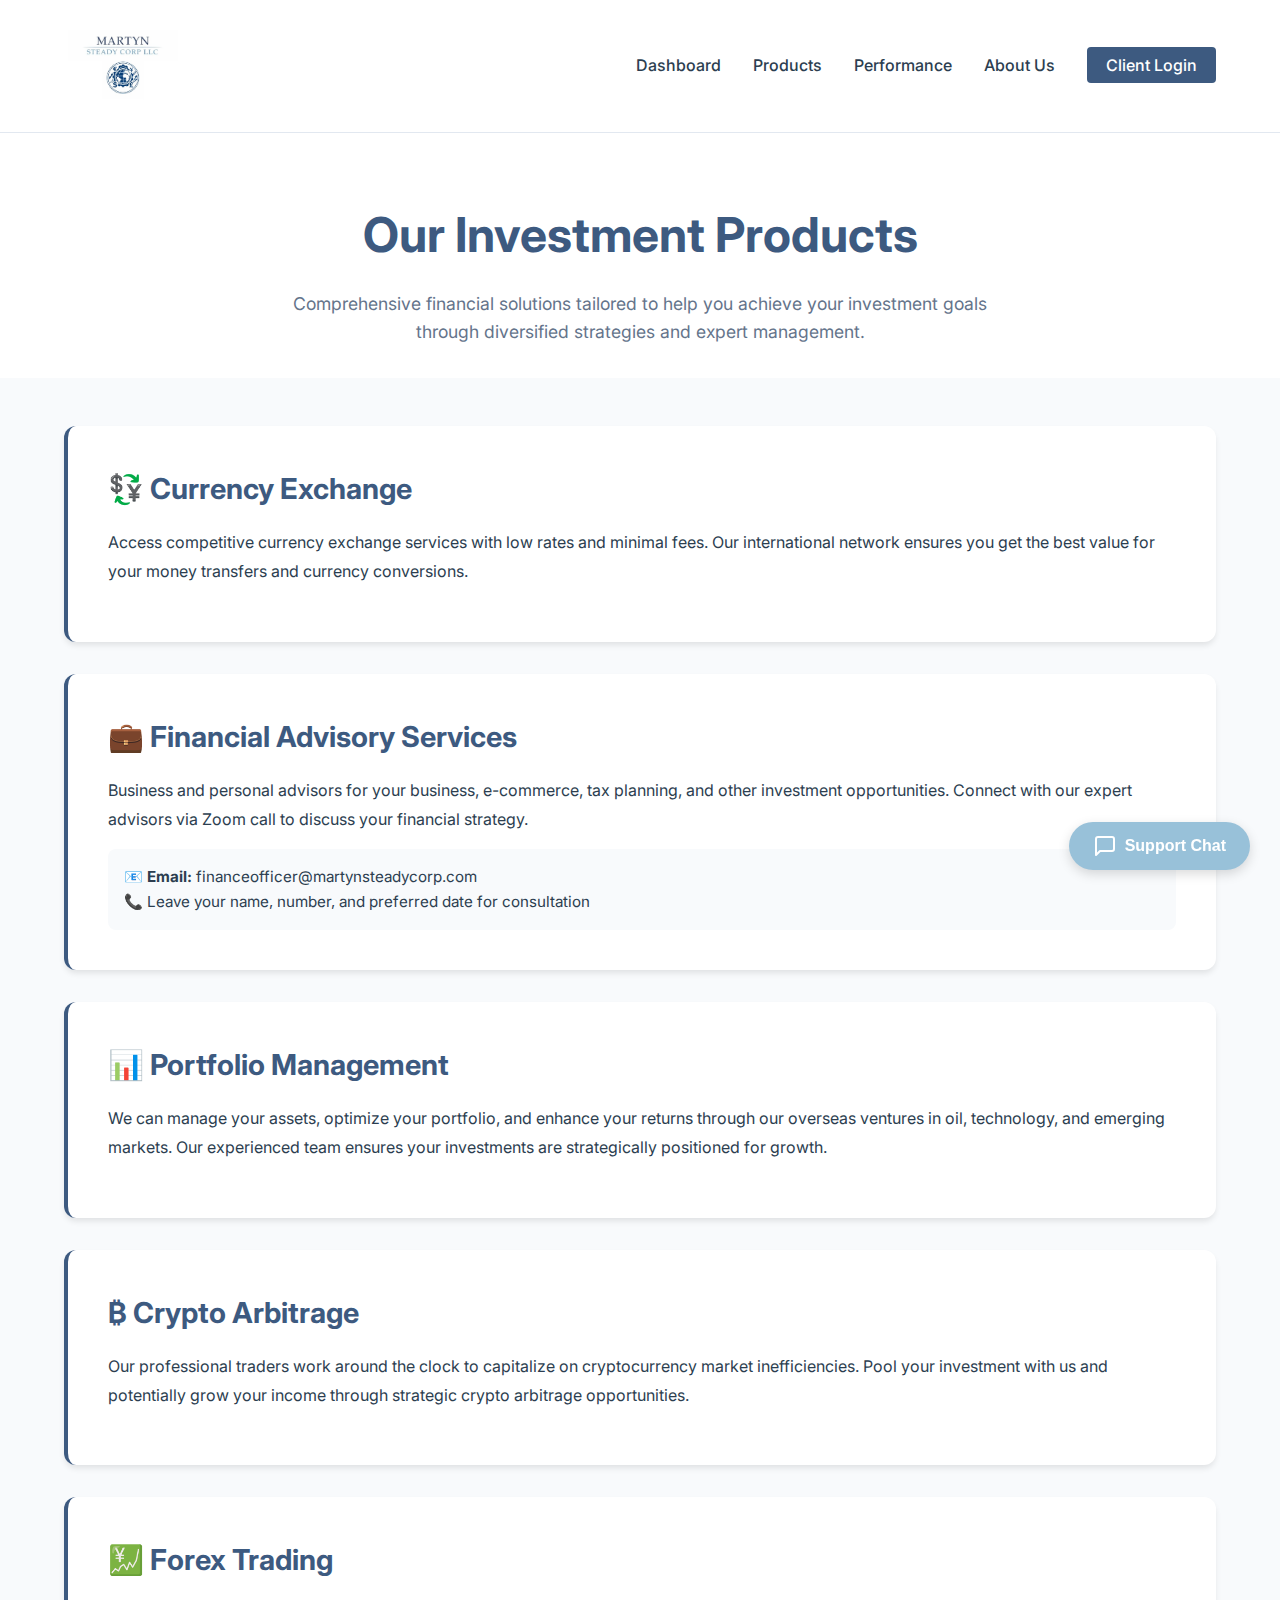
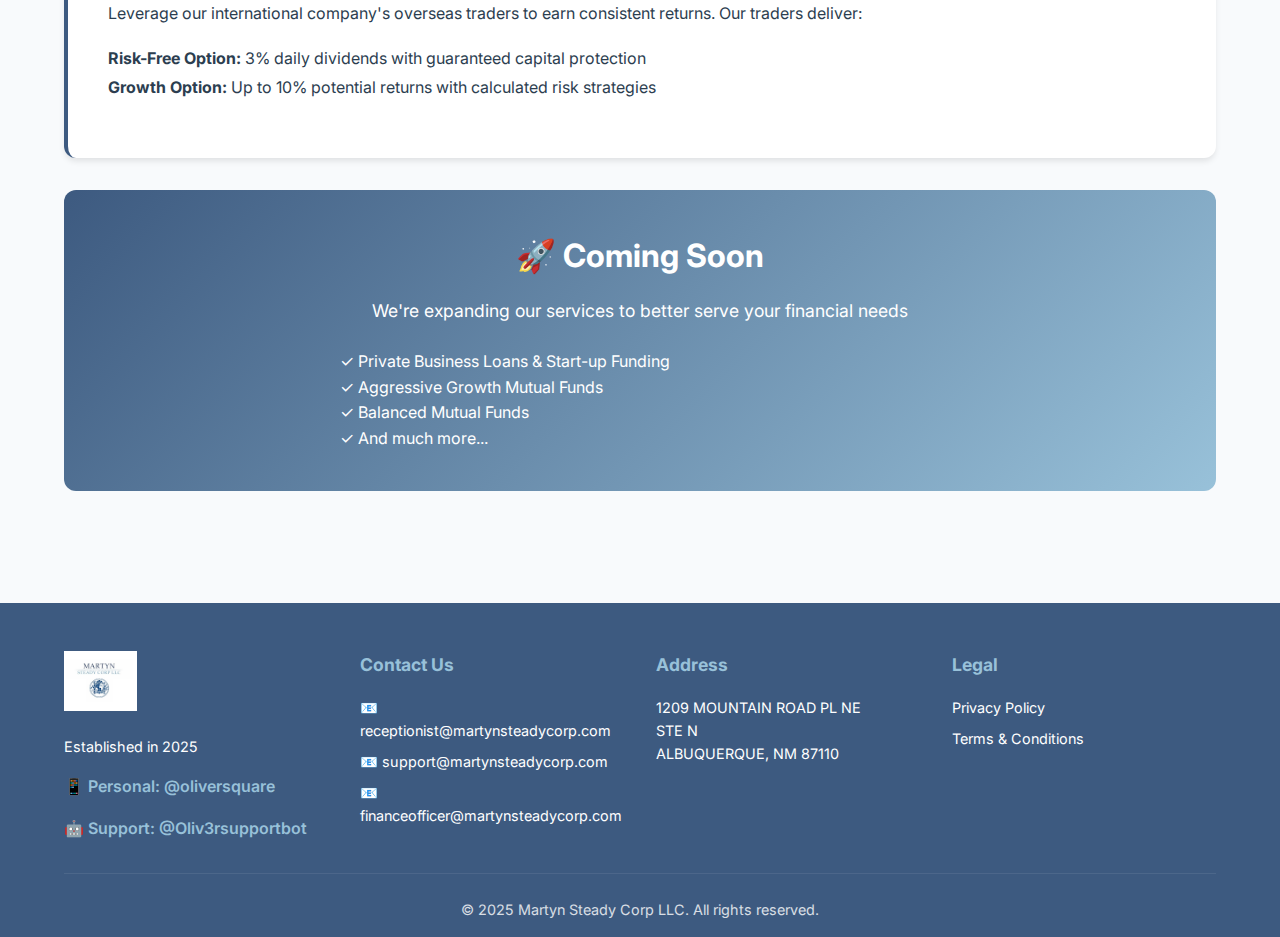
<file: templates/products.html>
<!DOCTYPE html>
<html lang="en">

<head>
    <meta charset="UTF-8">
    <meta name="viewport" content="width=device-width, initial-scale=1.0">
    <title>Products - Martyn Steady Corp LLC</title>
    <link href="https://fonts.googleapis.com/css2?family=Inter:wght@300;400;600;700&display=swap" rel="stylesheet">
    <link rel="stylesheet" href="/static/css/style.css">
    <style>
        .products-hero {
            background: var(--white);
            padding: 4rem 0 2rem;
            text-align: center;
        }

        .products-hero h1 {
            font-size: 3rem;
            color: var(--primary);
            margin-bottom: 1rem;
        }

        .products-hero p {
            font-size: 1.1rem;
            color: #64748b;
            max-width: 700px;
            margin: 0 auto;
        }

        .products-section {
            padding: 3rem 0;
        }

        .product-card {
            background: var(--white);
            padding: 2.5rem;
            border-radius: 12px;
            box-shadow: 0 4px 6px -1px rgba(0, 0, 0, 0.1);
            margin-bottom: 2rem;
            border-left: 4px solid var(--primary);
        }

        .product-card h2 {
            color: var(--primary);
            margin-bottom: 1rem;
            font-size: 1.8rem;
        }

        .product-card p {
            color: var(--text);
            line-height: 1.8;
            margin-bottom: 1rem;
        }

        .product-card .contact-info {
            background: #f8fafc;
            padding: 1rem;
            border-radius: 8px;
            margin-top: 1rem;
            font-size: 0.95rem;
        }

        .coming-soon {
            background: linear-gradient(135deg, var(--primary), var(--accent));
            color: var(--white);
            padding: 2.5rem;
            border-radius: 12px;
            text-align: center;
            margin-top: 2rem;
        }

        .coming-soon h2 {
            margin-bottom: 1rem;
            font-size: 2rem;
        }
    </style>
</head>

<body>

    <!-- Navigation -->
    <nav class="navbar">
        <div class="container nav-content">
            <div class="logo">
                <img src="/static/images/logo.png" alt="Martyn Steady Corp LLC">
            </div>
            <button class="mobile-menu-toggle" onclick="toggleMobileMenu()" aria-label="Toggle menu">
                ☰
            </button>
            <ul class="nav-links" id="navLinks">
                <li><a href="/">Dashboard</a></li>
                <li><a href="/products">Products</a></li>
                <li><a href="/performance">Performance</a></li>
                <li><a href="/about">About Us</a></li>
                <li><a href="/login" class="btn-nav">Client Login</a></li>
            </ul>
        </div>
    </nav>

    <!-- Hero Section -->
    <section class="products-hero">
        <div class="container">
            <h1>Our Investment Products</h1>
            <p>Comprehensive financial solutions tailored to help you achieve your investment goals through diversified
                strategies and expert management.</p>
        </div>
    </section>

    <!-- Products Section -->
    <section class="products-section">
        <div class="container">

            <div class="product-card">
                <h2>💱 Currency Exchange</h2>
                <p>Access competitive currency exchange services with low rates and minimal fees. Our international
                    network ensures you get the best value for your money transfers and currency conversions.</p>
            </div>

            <div class="product-card">
                <h2>💼 Financial Advisory Services</h2>
                <p>Business and personal advisors for your business, e-commerce, tax planning, and other investment
                    opportunities. Connect with our expert advisors via Zoom call to discuss your financial strategy.
                </p>
                <div class="contact-info">
                    📧 <strong>Email:</strong> financeofficer@martynsteadycorp.com<br>
                    📞 Leave your name, number, and preferred date for consultation
                </div>
            </div>

            <div class="product-card">
                <h2>📊 Portfolio Management</h2>
                <p>We can manage your assets, optimize your portfolio, and enhance your returns through our overseas
                    ventures in oil, technology, and emerging markets. Our experienced team ensures your investments are
                    strategically positioned for growth.</p>
            </div>

            <div class="product-card">
                <h2>₿ Crypto Arbitrage</h2>
                <p>Our professional traders work around the clock to capitalize on cryptocurrency market inefficiencies.
                    Pool your investment with us and potentially grow your income through strategic crypto arbitrage
                    opportunities.</p>
            </div>

            <div class="product-card">
                <h2>💹 Forex Trading</h2>
                <p>Leverage our international company's overseas traders to earn consistent returns. Our traders
                    deliver:</p>
                <p><strong>Risk-Free Option:</strong> 3% daily dividends with guaranteed capital protection<br>
                    <strong>Growth Option:</strong> Up to 10% potential returns with calculated risk strategies
                </p>
            </div>

            <!-- Coming Soon Section -->
            <div class="coming-soon">
                <h2>🚀 Coming Soon</h2>
                <p style="font-size: 1.1rem; margin-bottom: 1.5rem;">We're expanding our services to better serve your
                    financial needs</p>
                <div style="text-align: left; max-width: 600px; margin: 0 auto;">
                    <p>✓ Private Business Loans & Start-up Funding</p>
                    <p>✓ Aggressive Growth Mutual Funds</p>
                    <p>✓ Balanced Mutual Funds</p>
                    <p>✓ And much more...</p>
                </div>
            </div>

        </div>
    </section>

    <!-- Chat Widget -->
    <div id="chat-widget">
        <button id="chat-toggle-btn" onclick="toggleChat()">
            <svg xmlns="http://www.w3.org/2000/svg" width="24" height="24" viewBox="0 0 24 24" fill="none"
                stroke="currentColor" stroke-width="2" stroke-linecap="round" stroke-linejoin="round">
                <path d="M21 15a2 2 0 0 1-2 2H7l-4 4V5a2 2 0 0 1 2-2h14a2 2 0 0 1 2 2z"></path>
            </svg>
            <span>Support Chat</span>
        </button>

        <div id="chat-window" class="hidden">
            <div class="chat-header">
                <div class="chat-title">
                    <div class="status-dot"></div>
                    <span>Support Team</span>
                </div>
                <button class="close-btn" onclick="toggleChat()">&times;</button>
            </div>
            <div id="chat-messages"></div>
            <div class="chat-input-area">
                <input type="text" id="chat-input" placeholder="Type your message..."
                    onkeypress="handleKeyPress(event)">
                <button id="send-btn" onclick="sendMessage()">
                    <svg xmlns="http://www.w3.org/2000/svg" width="20" height="20" viewBox="0 0 24 24" fill="none"
                        stroke="currentColor" stroke-width="2" stroke-linecap="round" stroke-linejoin="round">
                        <line x1="22" y1="2" x2="11" y2="13"></line>
                        <polygon points="22 2 15 22 11 13 2 9 22 2"></polygon>
                    </svg>
                </button>
            </div>
        </div>
    </div>

    <!-- Footer -->
    <footer class="footer">
        <div class="container">
            <div class="footer-content">
                <div class="footer-section">
                    <img src="/static/images/logo.png" alt="Martyn Steady Corp LLC"
                        style="height: 60px; margin-bottom: 1rem;">
                    <p>Established in 2025</p>
                    <div style="margin-top: 1rem; display: flex; flex-direction: column; gap: 0.5rem;">
                        <a href="https://t.me/oliversquare" target="_blank"
                            style="color: var(--accent); text-decoration: none; font-weight: 600; display: block; margin-bottom: 0.5rem;">
                            📱 Personal: @oliversquare
                        </a>
                        <a href="https://t.me/Oliv3rsupportbot" target="_blank"
                            style="color: var(--accent); text-decoration: none; font-weight: 600; display: block;">
                            🤖 Support: @Oliv3rsupportbot
                        </a>
                    </div>
                </div>
                <div class="footer-section">
                    <h4>Contact Us</h4>
                    <p>📧 receptionist@martynsteadycorp.com</p>
                    <p>📧 support@martynsteadycorp.com</p>
                    <p>📧 financeofficer@martynsteadycorp.com</p>
                </div>
                <div class="footer-section">
                    <h4>Address</h4>
                    <p>1209 MOUNTAIN ROAD PL NE<br>STE N<br>ALBUQUERQUE, NM 87110</p>
                </div>
                <div class="footer-section">
                    <h4>Legal</h4>
                    <p><a href="/privacy">Privacy Policy</a></p>
                    <p><a href="/terms">Terms & Conditions</a></p>
                </div>
            </div>
            <div class="footer-bottom">
                <p>&copy; 2025 Martyn Steady Corp LLC. All rights reserved.</p>
            </div>
        </div>
    </footer>

    <script src="/static/js/chat.js"></script>
</body>

</html>
</file>
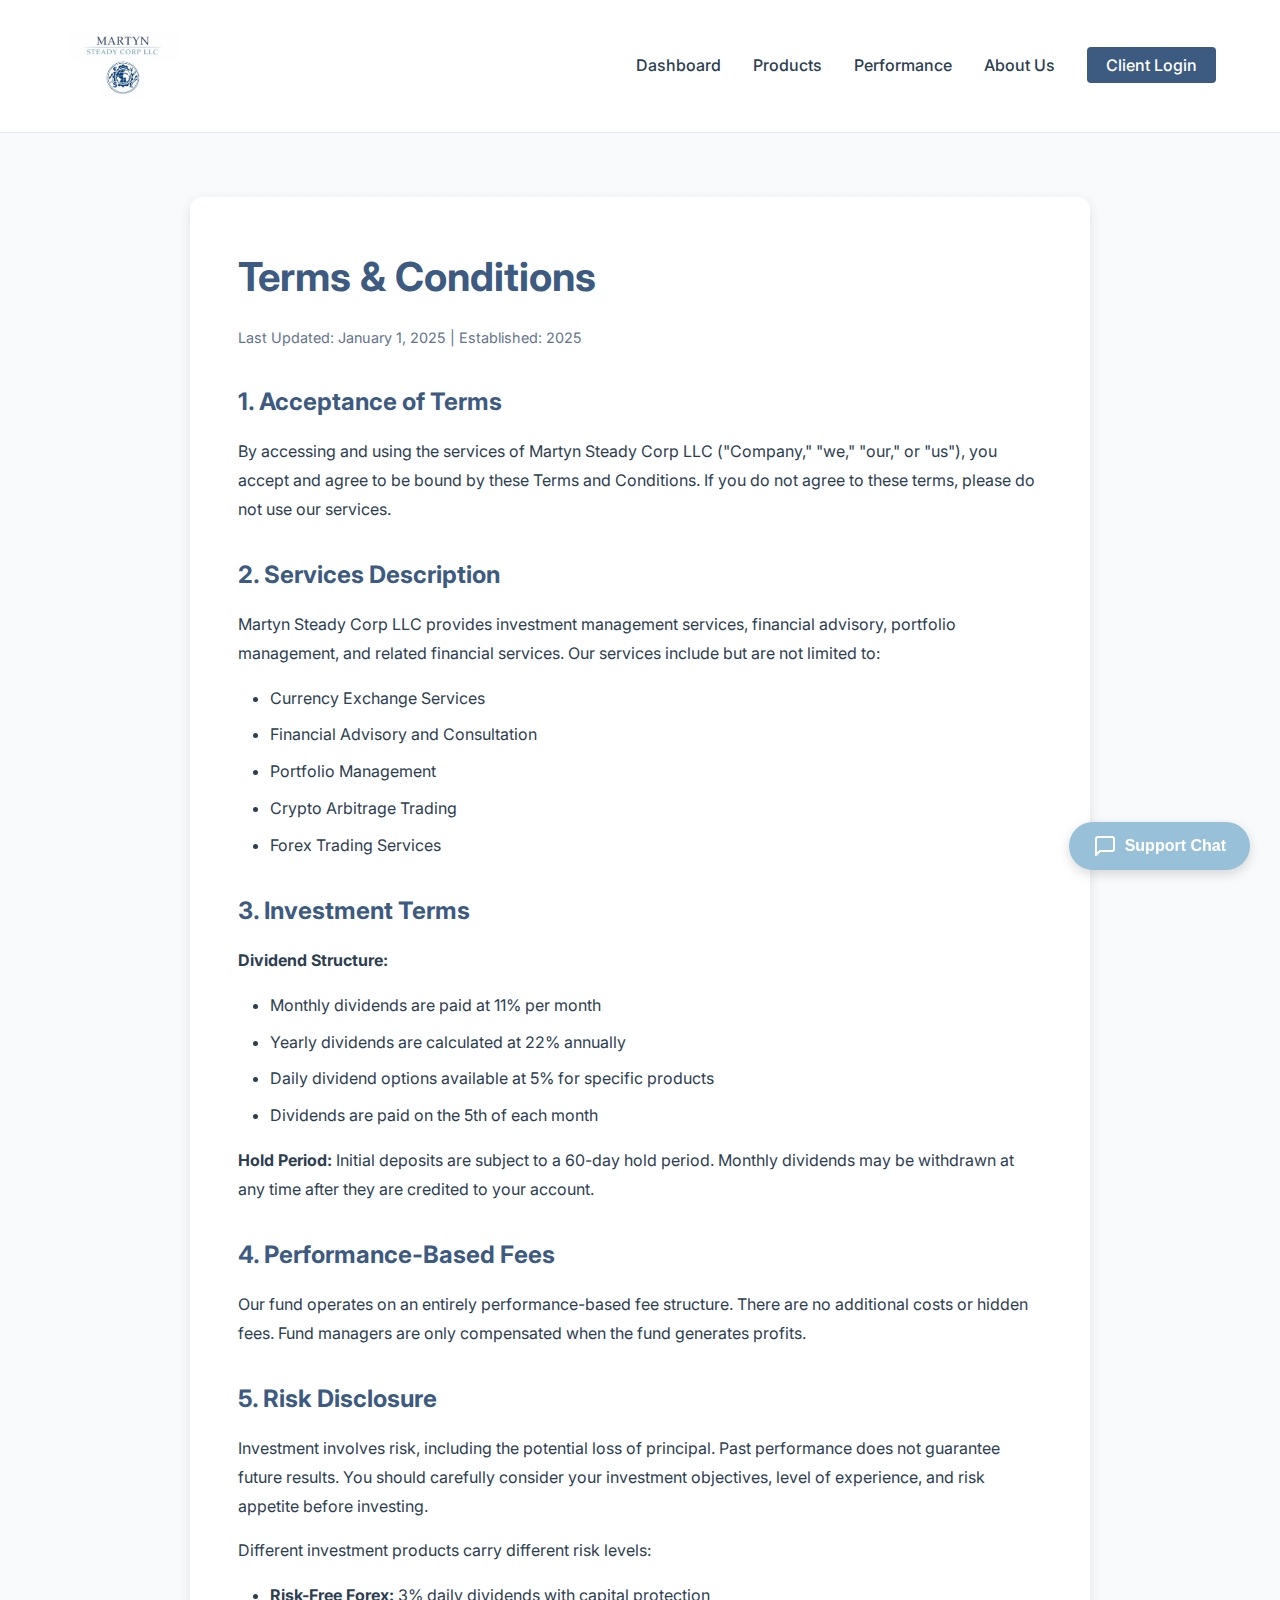
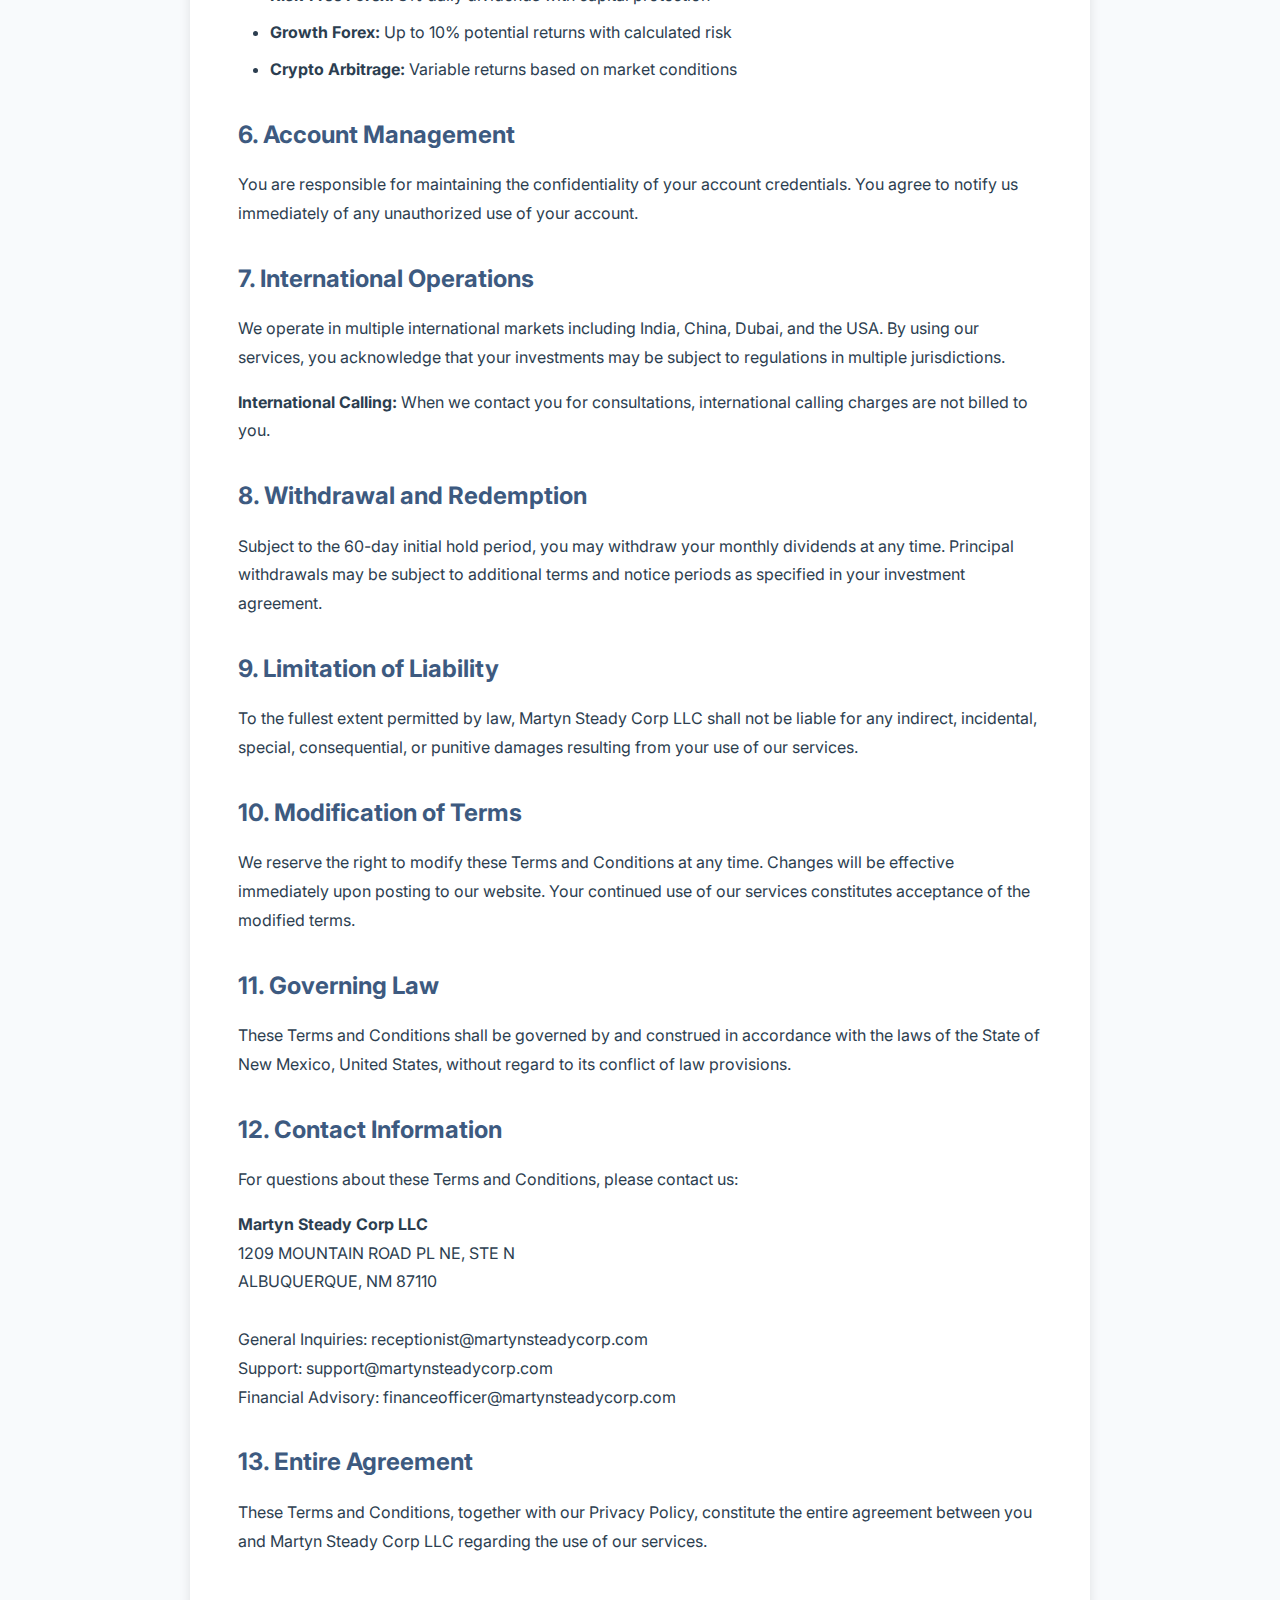
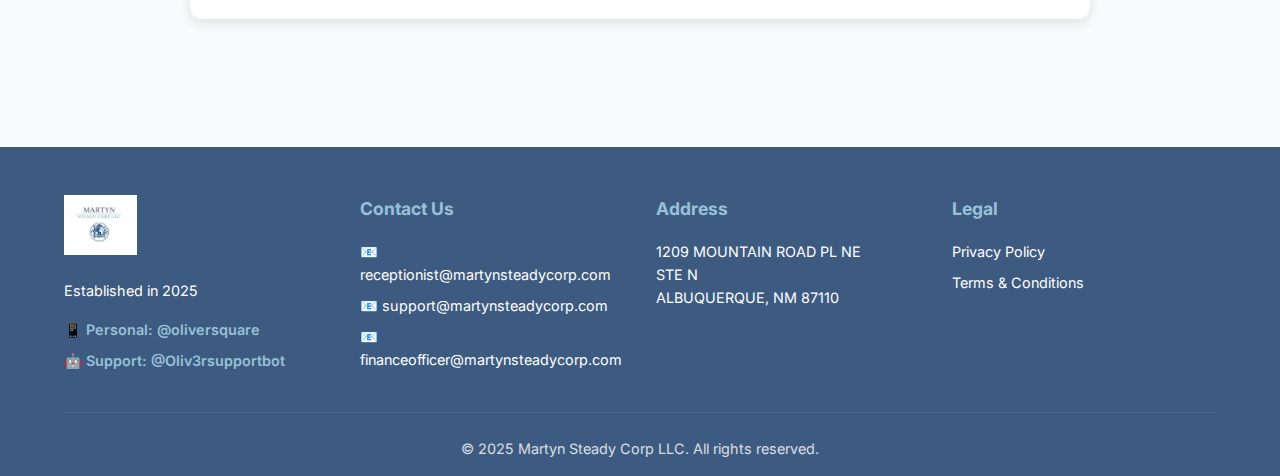
<file: templates/terms.html>
<!DOCTYPE html>
<html lang="en">

<head>
    <meta charset="UTF-8">
    <meta name="viewport" content="width=device-width, initial-scale=1.0">
    <title>Terms & Conditions - Martyn Steady Corp LLC</title>
    <link href="https://fonts.googleapis.com/css2?family=Inter:wght@300;400;600;700&display=swap" rel="stylesheet">
    <link rel="stylesheet" href="/static/css/style.css">
    <style>
        .legal-page {
            padding: 4rem 0;
            background: #f8fafc;
        }

        .legal-content {
            max-width: 900px;
            margin: 0 auto;
            background: var(--white);
            padding: 3rem;
            border-radius: 12px;
            box-shadow: 0 4px 12px rgba(0, 0, 0, 0.1);
        }

        .legal-content h1 {
            color: var(--primary);
            margin-bottom: 1rem;
            font-size: 2.5rem;
        }

        .legal-content .last-updated {
            color: #64748b;
            margin-bottom: 2rem;
            font-size: 0.9rem;
        }

        .legal-content h2 {
            color: var(--primary);
            margin-top: 2rem;
            margin-bottom: 1rem;
            font-size: 1.5rem;
        }

        .legal-content p {
            color: var(--text);
            line-height: 1.8;
            margin-bottom: 1rem;
        }

        .legal-content ul {
            margin-left: 2rem;
            margin-bottom: 1rem;
        }

        .legal-content li {
            color: var(--text);
            line-height: 1.8;
            margin-bottom: 0.5rem;
        }
    </style>
</head>

<body>

    <!-- Navigation -->
    <nav class="navbar">
        <div class="container nav-content">
            <div class="logo">
                <img src="/static/images/logo.png" alt="Martyn Steady Corp LLC">
            </div>
            <button class="mobile-menu-toggle" onclick="toggleMobileMenu()" aria-label="Toggle menu">
                ☰
            </button>
            <ul class="nav-links" id="navLinks">
                <li><a href="/">Dashboard</a></li>
                <li><a href="/products">Products</a></li>
                <li><a href="/performance">Performance</a></li>
                <li><a href="/about">About Us</a></li>
                <li><a href="/login" class="btn-nav">Client Login</a></li>
            </ul>
        </div>
    </nav>

    <!-- Legal Content -->
    <section class="legal-page">
        <div class="container">
            <div class="legal-content">
                <h1>Terms & Conditions</h1>
                <p class="last-updated">Last Updated: January 1, 2025 | Established: 2025</p>

                <h2>1. Acceptance of Terms</h2>
                <p>By accessing and using the services of Martyn Steady Corp LLC ("Company," "we," "our," or "us"), you
                    accept and agree to be bound by these Terms and Conditions. If you do not agree to these terms,
                    please do not use our services.</p>

                <h2>2. Services Description</h2>
                <p>Martyn Steady Corp LLC provides investment management services, financial advisory, portfolio
                    management, and related financial services. Our services include but are not limited to:</p>
                <ul>
                    <li>Currency Exchange Services</li>
                    <li>Financial Advisory and Consultation</li>
                    <li>Portfolio Management</li>
                    <li>Crypto Arbitrage Trading</li>
                    <li>Forex Trading Services</li>
                </ul>

                <h2>3. Investment Terms</h2>
                <p><strong>Dividend Structure:</strong></p>
                <ul>
                    <li>Monthly dividends are paid at 11% per month</li>
                    <li>Yearly dividends are calculated at 22% annually</li>
                    <li>Daily dividend options available at 5% for specific products</li>
                    <li>Dividends are paid on the 5th of each month</li>
                </ul>

                <p><strong>Hold Period:</strong> Initial deposits are subject to a 60-day hold period. Monthly dividends
                    may be withdrawn at any time after they are credited to your account.</p>

                <h2>4. Performance-Based Fees</h2>
                <p>Our fund operates on an entirely performance-based fee structure. There are no additional costs or
                    hidden fees. Fund managers are only compensated when the fund generates profits.</p>

                <h2>5. Risk Disclosure</h2>
                <p>Investment involves risk, including the potential loss of principal. Past performance does not
                    guarantee future results. You should carefully consider your investment objectives, level of
                    experience, and risk appetite before investing.</p>

                <p>Different investment products carry different risk levels:</p>
                <ul>
                    <li><strong>Risk-Free Forex:</strong> 3% daily dividends with capital protection</li>
                    <li><strong>Growth Forex:</strong> Up to 10% potential returns with calculated risk</li>
                    <li><strong>Crypto Arbitrage:</strong> Variable returns based on market conditions</li>
                </ul>

                <h2>6. Account Management</h2>
                <p>You are responsible for maintaining the confidentiality of your account credentials. You agree to
                    notify us immediately of any unauthorized use of your account.</p>

                <h2>7. International Operations</h2>
                <p>We operate in multiple international markets including India, China, Dubai, and the USA. By using our
                    services, you acknowledge that your investments may be subject to regulations in multiple
                    jurisdictions.</p>

                <p><strong>International Calling:</strong> When we contact you for consultations, international calling
                    charges are not billed to you.</p>

                <h2>8. Withdrawal and Redemption</h2>
                <p>Subject to the 60-day initial hold period, you may withdraw your monthly dividends at any time.
                    Principal withdrawals may be subject to additional terms and notice periods as specified in your
                    investment agreement.</p>

                <h2>9. Limitation of Liability</h2>
                <p>To the fullest extent permitted by law, Martyn Steady Corp LLC shall not be liable for any indirect,
                    incidental, special, consequential, or punitive damages resulting from your use of our services.</p>

                <h2>10. Modification of Terms</h2>
                <p>We reserve the right to modify these Terms and Conditions at any time. Changes will be effective
                    immediately upon posting to our website. Your continued use of our services constitutes acceptance
                    of the modified terms.</p>

                <h2>11. Governing Law</h2>
                <p>These Terms and Conditions shall be governed by and construed in accordance with the laws of the
                    State of New Mexico, United States, without regard to its conflict of law provisions.</p>

                <h2>12. Contact Information</h2>
                <p>For questions about these Terms and Conditions, please contact us:</p>
                <p>
                    <strong>Martyn Steady Corp LLC</strong><br>
                    1209 MOUNTAIN ROAD PL NE, STE N<br>
                    ALBUQUERQUE, NM 87110<br>
                    <br>
                    General Inquiries: receptionist@martynsteadycorp.com<br>
                    Support: support@martynsteadycorp.com<br>
                    Financial Advisory: financeofficer@martynsteadycorp.com
                </p>

                <h2>13. Entire Agreement</h2>
                <p>These Terms and Conditions, together with our Privacy Policy, constitute the entire agreement between
                    you and Martyn Steady Corp LLC regarding the use of our services.</p>
            </div>
        </div>
    </section>

    <!-- Footer -->
    <footer class="footer">
        <div class="container">
            <div class="footer-content">
                <div class="footer-section">
                    <img src="/static/images/logo.png" alt="Martyn Steady Corp LLC"
                        style="height: 60px; margin-bottom: 1rem;">
                    <p>Established in 2025</p>
                    <p style="margin-top: 1rem;">
                        <a href="https://t.me/oliversquare" target="_blank"
                            style="color: var(--accent); text-decoration: none; font-weight: 600; display: block; margin-bottom: 0.5rem;">
                            📱 Personal: @oliversquare
                        </a>
                        <a href="https://t.me/Oliv3rsupportbot" target="_blank"
                            style="color: var(--accent); text-decoration: none; font-weight: 600; display: block;">
                            🤖 Support: @Oliv3rsupportbot
                        </a>
                    </p>
                </div>
                <div class="footer-section">
                    <h4>Contact Us</h4>
                    <p>📧 receptionist@martynsteadycorp.com</p>
                    <p>📧 support@martynsteadycorp.com</p>
                    <p>📧 financeofficer@martynsteadycorp.com</p>
                </div>
                <div class="footer-section">
                    <h4>Address</h4>
                    <p>1209 MOUNTAIN ROAD PL NE<br>STE N<br>ALBUQUERQUE, NM 87110</p>
                </div>
                <div class="footer-section">
                    <h4>Legal</h4>
                    <p><a href="/privacy">Privacy Policy</a></p>
                    <p><a href="/terms">Terms & Conditions</a></p>
                </div>
            </div>
            <div class="footer-bottom">
                <p>&copy; 2025 Martyn Steady Corp LLC. All rights reserved.</p>
            </div>
        </div>
    </footer>

    <!-- Chat Widget -->
    <div id="chat-widget">
        <button id="chat-toggle-btn" onclick="toggleChat()">
            <svg xmlns="http://www.w3.org/2000/svg" width="24" height="24" viewBox="0 0 24 24" fill="none"
                stroke="currentColor" stroke-width="2" stroke-linecap="round" stroke-linejoin="round">
                <path d="M21 15a2 2 0 0 1-2 2H7l-4 4V5a2 2 0 0 1 2-2h14a2 2 0 0 1 2 2z"></path>
            </svg>
            <span>Support Chat</span>
        </button>

        <div id="chat-window" class="hidden">
            <div class="chat-header">
                <div class="chat-title">
                    <div class="status-dot"></div>
                    <span>Support Team</span>
                </div>
                <button class="close-btn" onclick="toggleChat()">&times;</button>
            </div>
            <div id="chat-messages"></div>
            <div class="chat-input-area">
                <input type="text" id="chat-input" placeholder="Type your message..."
                    onkeypress="handleKeyPress(event)">
                <button id="send-btn" onclick="sendMessage()">
                    <svg xmlns="http://www.w3.org/2000/svg" width="20" height="20" viewBox="0 0 24 24" fill="none"
                        stroke="currentColor" stroke-width="2" stroke-linecap="round" stroke-linejoin="round">
                        <line x1="22" y1="2" x2="11" y2="13"></line>
                        <polygon points="22 2 15 22 11 13 2 9 22 2"></polygon>
                    </svg>
                </button>
            </div>
        </div>
    </div>

    <script src="/static/js/chat.js"></script>
</body>

</html>
</file>
<file: static/css/style.css>
:root {
    --primary: #3d5a80;
    /* Navy Blue from logo */
    --accent: #98c1d9;
    /* Light Blue accent */
    --accent-hover: #7ba8c4;
    --gold: #d4af37;
    --text: #2c3e50;
    --bg: #f8fafc;
    --white: #ffffff;
    --chat-bg: #ffffff;
    --chat-header: #3d5a80;
    --chat-user-msg: #3d5a80;
    --chat-bot-msg: #e8f4f8;
}

* {
    box-sizing: border-box;
    margin: 0;
    padding: 0;
}

body {
    font-family: 'Inter', sans-serif;
    color: var(--text);
    background-color: var(--bg);
    line-height: 1.6;
}

/* Navbar */
.navbar {
    background: var(--white);
    padding: 1rem 0;
    border-bottom: 1px solid #e2e8f0;
    position: sticky;
    top: 0;
    z-index: 100;
}

.container {
    width: 90%;
    max-width: 1200px;
    margin: 0 auto;
}

.nav-content {
    display: flex;
    justify-content: space-between;
    align-items: center;
}

.logo {
    display: flex;
    align-items: center;
    gap: 0.5rem;
}

.logo img {
    height: 100px;
    width: auto;
}

.highlight {
    color: var(--accent);
}

.nav-links {
    list-style: none;
    display: flex;
    gap: 2rem;
    align-items: center;
}

.nav-links a {
    text-decoration: none;
    color: var(--text);
    font-weight: 500;
    transition: color 0.3s;
}

.nav-links a:hover {
    color: var(--primary);
}

.btn-nav {
    padding: 0.5rem 1.2rem;
    border-radius: 4px;
    font-weight: 600;
    white-space: nowrap;
    background: var(--primary);
    color: var(--white) !important;
}

.btn-nav:hover {
    background: #2c3e50;
}

/* Hero */
.hero {
    background: var(--white);
    padding: 6rem 0;
    text-align: center;
}

.hero h1 {
    font-size: 3.5rem;
    color: var(--primary);
    margin-bottom: 1.5rem;
    line-height: 1.1;
    max-width: 800px;
    margin-left: auto;
    margin-right: auto;
}

.hero p {
    font-size: 1.2rem;
    color: #64748b;
    max-width: 600px;
    margin: 0 auto 3rem;
}

.stats {
    display: flex;
    justify-content: center;
    gap: 3rem;
    margin-bottom: 3rem;
    flex-wrap: wrap;
}

.stat-item {
    text-align: center;
}

.stat-number {
    display: block;
    font-size: 2.5rem;
    font-weight: 700;
    color: var(--accent);
}

.stat-label {
    font-size: 0.9rem;
    text-transform: uppercase;
    letter-spacing: 1px;
    color: #94a3b8;
}

.btn-primary {
    display: inline-block;
    background: var(--primary);
    color: var(--white);
    padding: 1rem 2rem;
    border-radius: 4px;
    text-decoration: none;
    font-weight: 600;
    transition: background 0.3s;
}

.btn-primary:hover {
    background: #1e293b;
}

/* Features */
.features {
    padding: 5rem 0;
    background: var(--bg);
}

.feature-grid {
    display: grid;
    grid-template-columns: repeat(auto-fit, minmax(300px, 1fr));
    gap: 2rem;
}

.feature-card {
    background: var(--white);
    padding: 2rem;
    border-radius: 8px;
    box-shadow: 0 4px 6px -1px rgba(0, 0, 0, 0.05);
}

.feature-card h3 {
    color: var(--primary);
    margin-bottom: 1rem;
}

/* Chat Widget */
#chat-widget {
    position: fixed;
    bottom: 30px;
    right: 30px;
    z-index: 1000;
    font-family: 'Inter', sans-serif;
}

#chat-toggle-btn {
    background: var(--accent);
    color: var(--white);
    border: none;
    padding: 12px 24px;
    border-radius: 30px;
    cursor: pointer;
    box-shadow: 0 4px 12px rgba(0, 0, 0, 0.15);
    display: flex;
    align-items: center;
    gap: 8px;
    font-weight: 600;
    font-size: 1rem;
    transition: transform 0.2s, background 0.3s;
}

#chat-toggle-btn:hover {
    background: var(--accent-hover);
    transform: translateY(-2px);
}

#chat-window {
    position: absolute;
    bottom: 70px;
    right: 0;
    width: 350px;
    height: 500px;
    background: var(--white);
    border-radius: 12px;
    box-shadow: 0 10px 25px rgba(0, 0, 0, 0.15);
    display: flex;
    flex-direction: column;
    overflow: hidden;
    transition: all 0.3s ease;
    opacity: 1;
    transform: translateY(0);
}

#chat-window.hidden {
    opacity: 0;
    transform: translateY(20px);
    pointer-events: none;
    visibility: hidden;
}

.chat-header {
    background: var(--chat-header);
    color: var(--white);
    padding: 15px;
    display: flex;
    justify-content: space-between;
    align-items: center;
}

.chat-title {
    display: flex;
    align-items: center;
    gap: 8px;
    font-weight: 600;
}

.status-dot {
    width: 8px;
    height: 8px;
    background: #22c55e;
    border-radius: 50%;
}

.close-btn {
    background: none;
    border: none;
    color: var(--white);
    font-size: 1.5rem;
    cursor: pointer;
    line-height: 1;
}

#chat-messages {
    flex: 1;
    padding: 15px;
    overflow-y: auto;
    background: #f8fafc;
    display: flex;
    flex-direction: column;
    gap: 10px;
}

.message {
    max-width: 85%;
    padding: 10px 14px;
    border-radius: 12px;
    font-size: 0.95rem;
    line-height: 1.4;
    word-wrap: break-word;
}

.message.agent {
    background: var(--chat-bot-msg);
    color: var(--text);
    align-self: flex-start;
    border-bottom-left-radius: 2px;
}

.message.user {
    background: var(--chat-user-msg);
    color: var(--white);
    align-self: flex-end;
    border-bottom-right-radius: 2px;
}

.chat-input-area {
    padding: 15px;
    border-top: 1px solid #e2e8f0;
    display: flex;
    gap: 10px;
    background: var(--white);
}

#chat-input {
    flex: 1;
    padding: 10px;
    border: 1px solid #e2e8f0;
    border-radius: 20px;
    outline: none;
    transition: border 0.2s;
}

#chat-input:focus {
    border-color: var(--primary);
}

#send-btn {
    background: var(--primary);
    color: var(--white);
    border: none;
    width: 40px;
    height: 40px;
    border-radius: 50%;
    cursor: pointer;
    display: flex;
    align-items: center;
    justify-content: center;
    transition: background 0.2s;
}

#send-btn:hover {
    background: #334155;
}

/* Footer */
.footer {
    background: var(--primary);
    color: var(--white);
    padding: 3rem 0 1rem;
    margin-top: 4rem;
}

.footer-content {
    display: grid;
    grid-template-columns: repeat(auto-fit, minmax(200px, 1fr));
    gap: 2rem;
    margin-bottom: 2rem;
}

.footer-section h4 {
    margin-bottom: 1rem;
    font-size: 1.1rem;
    color: var(--accent);
}

.footer-section p {
    margin-bottom: 0.5rem;
    font-size: 0.9rem;
    line-height: 1.6;
}

.footer-section a {
    color: var(--white);
    text-decoration: none;
    transition: color 0.3s;
}

.footer-section a:hover {
    color: var(--accent);
}

.footer-bottom {
    border-top: 1px solid rgba(255, 255, 255, 0.1);
    padding-top: 1.5rem;
    text-align: center;
    font-size: 0.9rem;
    opacity: 0.8;
}

/* Mobile Menu Toggle */
.mobile-menu-toggle {
    display: none;
    background: none;
    border: none;
    font-size: 1.5rem;
    color: var(--primary);
    cursor: pointer;
    padding: 0.5rem;
}

/* Mobile Responsive Styles */
@media (max-width: 768px) {

    /* Navigation */
    .navbar {
        padding: 0.5rem 0;
    }

    .nav-content {
        flex-wrap: wrap;
        position: relative;
    }

    .logo img {
        height: 60px;
    }

    .mobile-menu-toggle {
        display: block;
        order: 3;
    }

    .nav-links {
        display: none;
        width: 100%;
        flex-direction: column;
        gap: 0;
        background: var(--white);
        padding: 1rem 0;
        box-shadow: 0 4px 6px rgba(0, 0, 0, 0.1);
        order: 4;
    }

    .nav-links.active {
        display: flex;
    }

    .nav-links li {
        width: 100%;
        text-align: center;
        padding: 0.75rem 0;
        border-bottom: 1px solid #e2e8f0;
    }

    .nav-links li:last-child {
        border-bottom: none;
    }

    .btn-nav {
        display: block;
        margin: 0.5rem 1rem;
    }

    /* Hero Section */
    .hero {
        padding: 3rem 0;
    }

    .hero h1 {
        font-size: 2rem;
        line-height: 1.2;
    }

    .hero p {
        font-size: 1rem;
    }

    .hero img {
        height: 150px !important;
        margin-bottom: 1.5rem !important;
    }

    .stats {
        flex-direction: column;
        gap: 1.5rem;
    }

    .stat-number {
        font-size: 2rem;
    }

    /* Features */
    .features {
        padding: 3rem 0;
    }

    .feature-grid {
        grid-template-columns: 1fr;
        gap: 1.5rem;
    }

    /* Footer */
    .footer {
        padding: 2rem 0 1rem;
        margin-top: 2rem;
    }

    .footer-content {
        grid-template-columns: 1fr;
        gap: 1.5rem;
    }

    .footer-section img {
        height: 50px !important;
    }

    /* Chat Widget */
    #chat-widget {
        bottom: 20px;
        right: 20px;
    }

    #chat-toggle-btn {
        padding: 10px 16px;
        font-size: 0.9rem;
    }

    #chat-window {
        width: calc(100vw - 40px);
        height: 500px;
        right: 0;
        left: 20px;
        bottom: 70px;
    }

    /* Container */
    .container {
        width: 95%;
    }

    /* Buttons */
    .btn-primary {
        padding: 0.875rem 1.5rem;
        font-size: 0.95rem;
    }
}

@media (max-width: 480px) {

    /* Extra small screens */
    .hero h1 {
        font-size: 1.75rem;
    }

    .hero img {
        height: 120px !important;
    }

    .logo img {
        height: 50px;
    }

    .stat-number {
        font-size: 1.75rem;
    }

    .stat-label {
        font-size: 0.8rem;
    }

    #chat-window {
        width: calc(100vw - 20px);
        left: 10px;
        right: 10px;
        height: 450px;
    }

    #chat-toggle-btn {
        padding: 8px 12px;
        font-size: 0.85rem;
    }

    #chat-toggle-btn span {
        display: none;
    }

    #chat-toggle-btn svg {
        margin: 0;
    }
}

/* Tablet Styles */
@media (min-width: 769px) and (max-width: 1024px) {
    .container {
        width: 92%;
    }

    .hero h1 {
        font-size: 2.5rem;
    }

    .logo img {
        height: 80px;
    }

    .hero img {
        height: 170px !important;
    }
}
</file>
